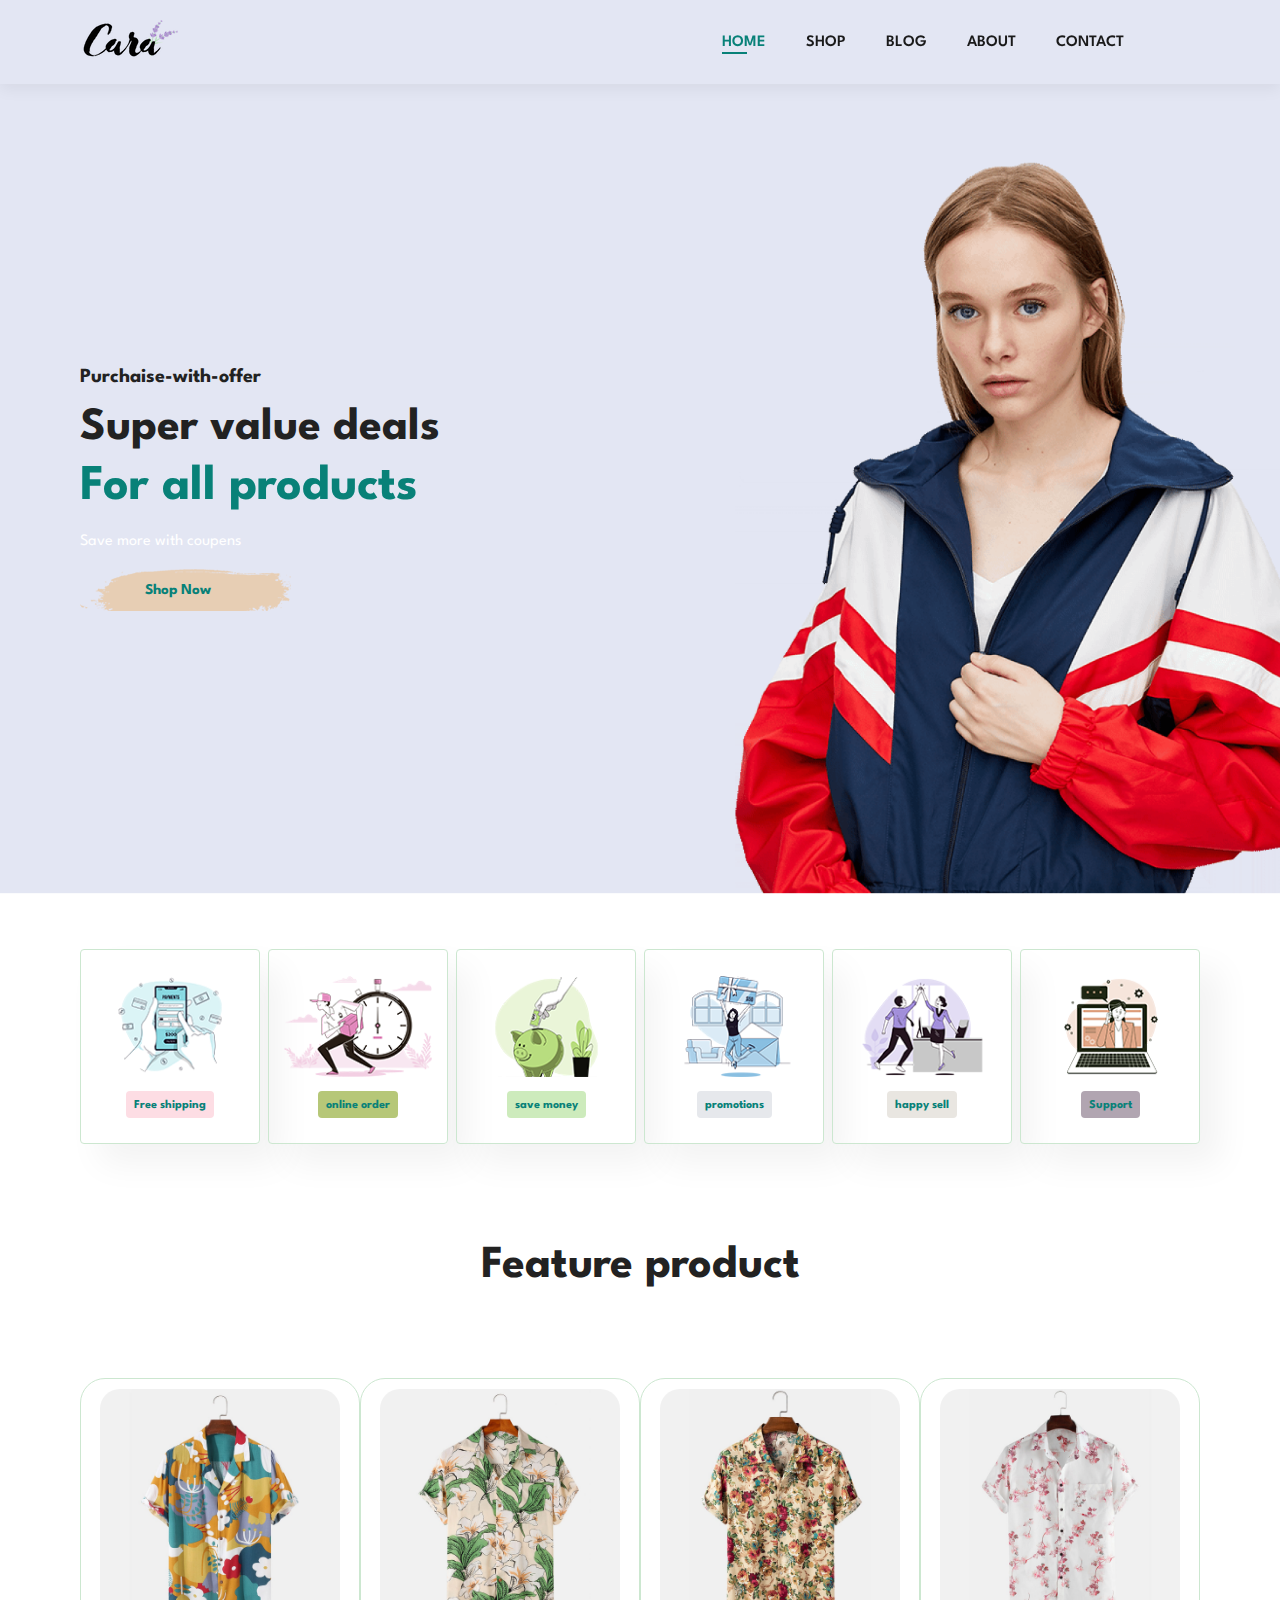
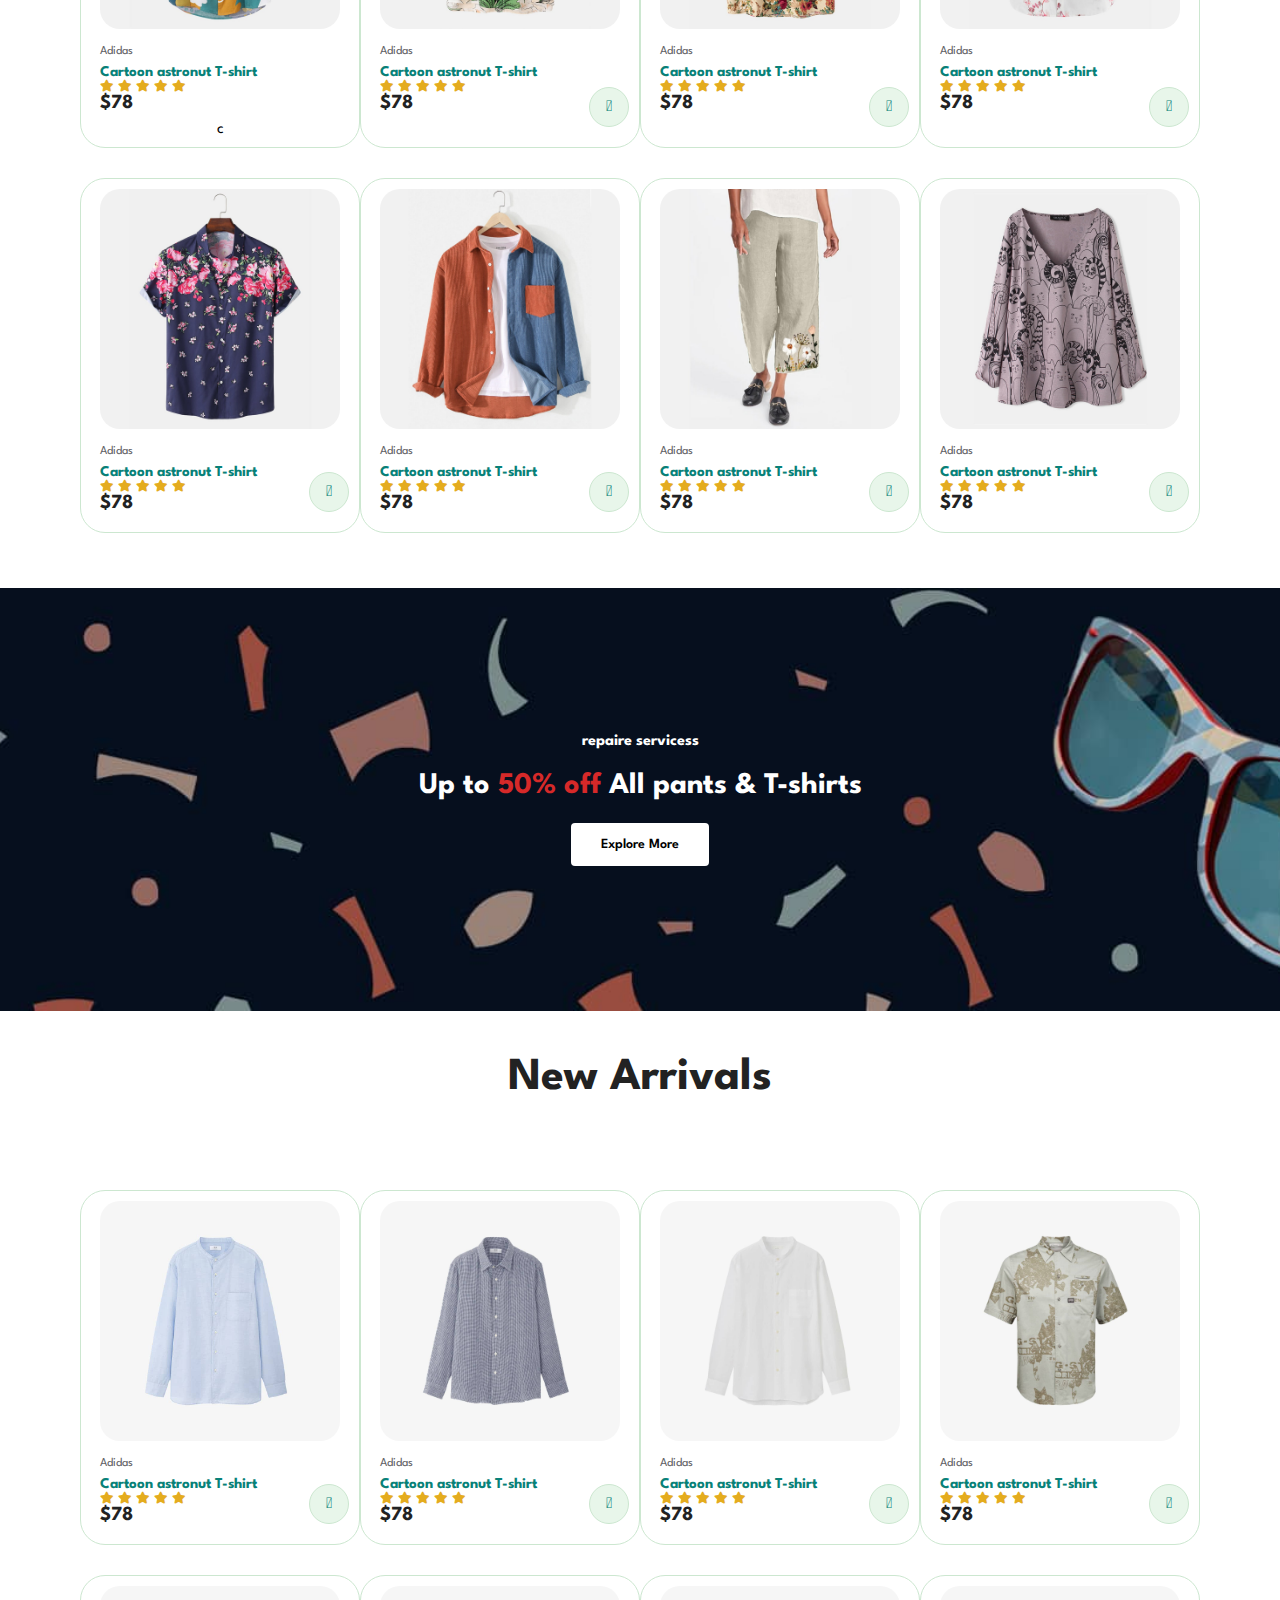
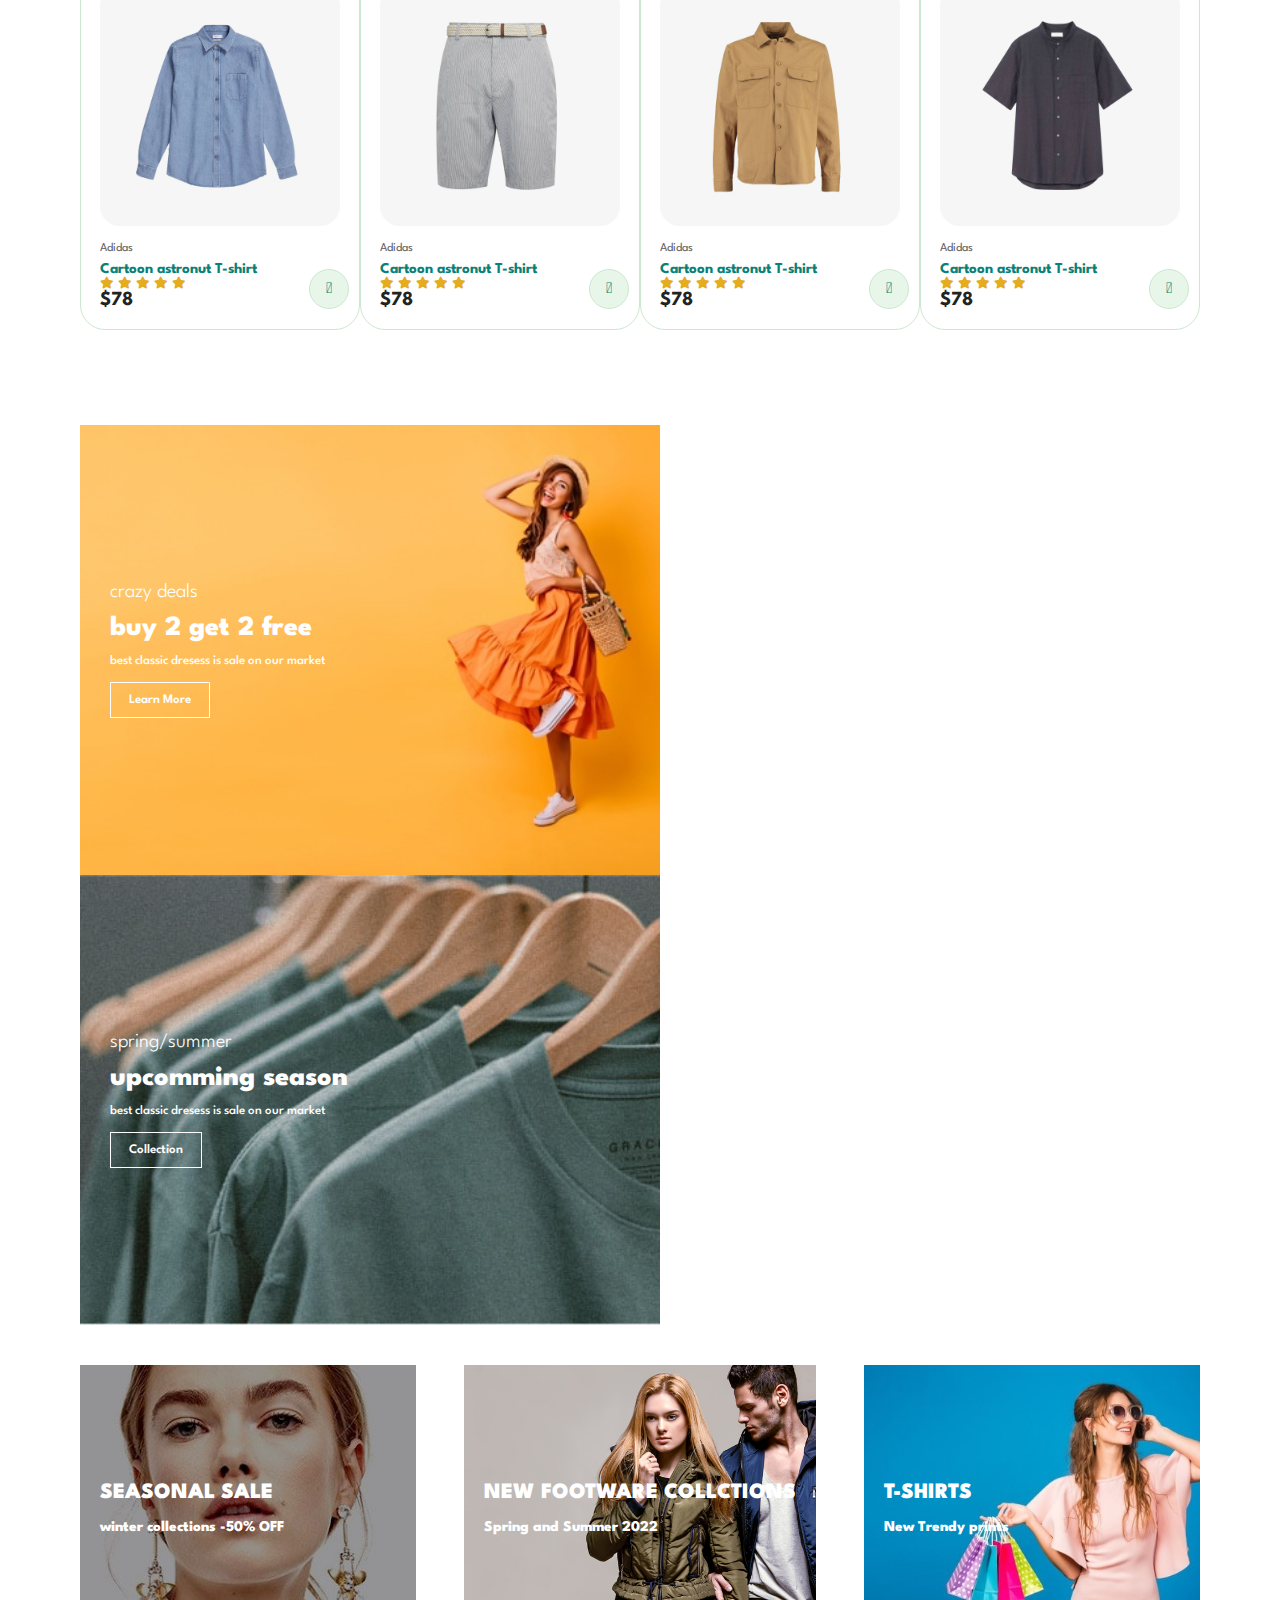
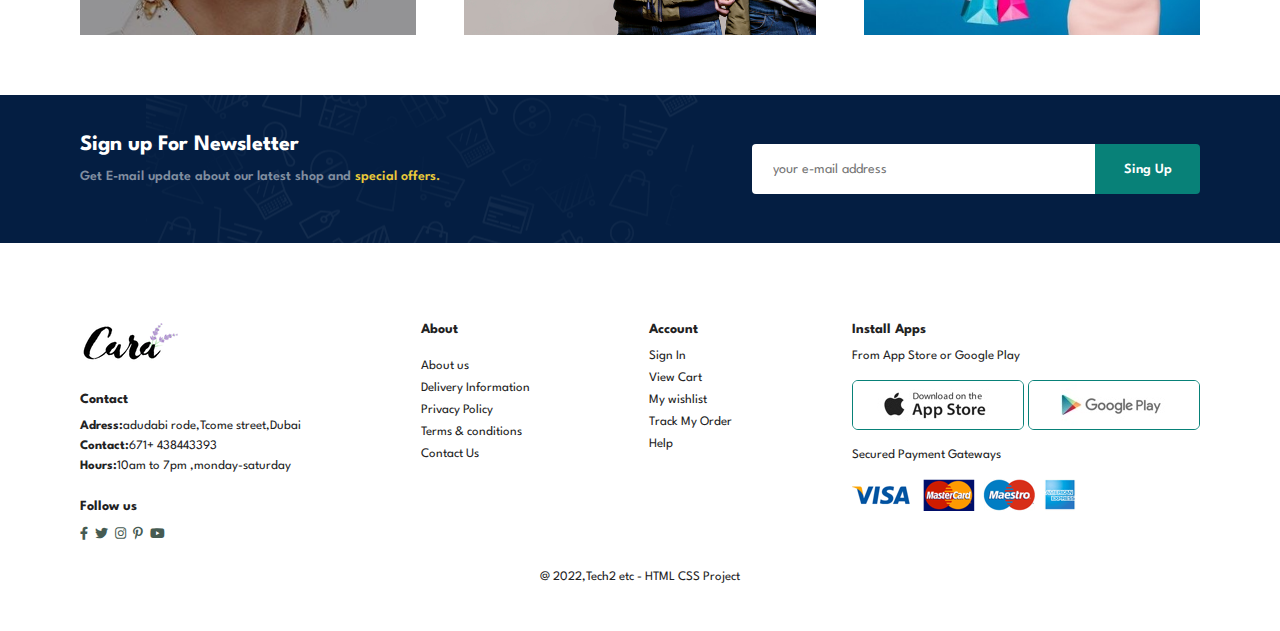
<file: index.html>
<!DOCTYPE html>
<html lang="en">
<head>
    <meta charset="UTF-8">
    <meta http-equiv="X-UA-Compatible" content="IE=edge">
    <meta name="viewport" content="width=device-width, initial-scale=1.0">
    <title>Ecommerce</title>
    <link rel="stylesheet" href="https://pro.fontawesome.com/releases/v5.10.0/css/all.css"/>
    <link rel="stylesheet" href="/CSS/SHOP.CSS">
</head>
<body>
    

    <section id="header">
        <a href="#"><img src="/img/logo.png" id="logo" alt=""></a>
        <div>
            <ul id="navbar">
                <li><a class="active" href="INDEX.HTML" >HOME</a></li>
                <li><a href="SHOP.HTML">SHOP</a></li>
                <li><a href="BLOG.HTML">BLOG</a></li>
                <li><a href="ABOUT.HTML">ABOUT</a></li>
                <li><a href="CONTACT.HTML">CONTACT</a></li>
                <li><a href="CART.HTML"><i class="far fa-shopping-bag"></i></a></li>
    
            </ul>
        </div>
        <div id="mobail">
            <a href="CART.HTML"><i class="far fa-shopping-bag"></i></a>
            <i id="bar" class="fas fa-outdent"></i>
            
        </div>    
        
            
    </section>

    <section id="hom_bg">
        <h4>Purchaise-with-offer</h4>
        <h2>Super value deals</h2>
        <h1>For all products</h1>
        <p>Save more with coupens</p>
        <button>Shop Now</button>
        
    </section>

    <section id="feture" class="section-p1">
        <div class="fd-box">
            <img src="/img/features/f1.png">
            <h6>Free shipping</h6>
        </div>
        <div class="fd-box">
            <img src="/img/features/f2.png">
            <h6>online order</h6>
        </div>
        <div class="fd-box">
            <img src="/img/features/f3.png">
            <h6>save money</h6>
        </div>
        <div class="fd-box">
            <img src="/img/features/f4.png">
            <h6>promotions</h6>
        </div>
        <div class="fd-box">
            <img src="/img/features/f5.png">
            <h6>happy sell</h6>
        </div>
        <div class="fd-box">
            <img src="/img/features/f6.png">
            <h6>Support</h6>
        </div>
    </section>

    <section id="product1" class="section-p1">
        <h2>Feature product</h2>
        <p>Summer collections </p>
        <div class="pro-container">
            <div class="pro">
                <img src="/img/products/f1.jpg">
                <div class="des">
                    <span>Adidas</span>
                    <h5>Cartoon astronut T-shirt</h5>
                    <div class="star">
                        <i class="fas fa-star"></i>
                        <i class="fas fa-star"></i>
                        <i class="fas fa-star"></i>
                        <i class="fas fa-star"></i>
                        <i class="fas fa-star"></i>
                    </div>
                    <h4>$78</h4>
                </div>
               c
            </div>
    

            <div class="pro">
                <img src="/img/products/f2.jpg">
                <div class="des">
                    <span>Adidas</span>
                    <h5>Cartoon astronut T-shirt</h5>
                    <div class="star">
                        <i class="fas fa-star"></i>
                        <i class="fas fa-star"></i>
                        <i class="fas fa-star"></i>
                        <i class="fas fa-star"></i>
                        <i class="fas fa-star"></i>
                    </div>
                    <h4>$78</h4>
                </div>
                <a href="#"><i class="fal fa-shopping-cart cart"></i>
            </div>

            <div class="pro">
                <img src="/img/products/f3.jpg">
                <div class="des">
                    <span>Adidas</span>
                    <h5>Cartoon astronut T-shirt</h5>
                    <div class="star">
                        <i class="fas fa-star"></i>
                        <i class="fas fa-star"></i>
                        <i class="fas fa-star"></i>
                        <i class="fas fa-star"></i>
                        <i class="fas fa-star"></i>
                    </div>
                    <h4>$78</h4>
                </div>
                <a href="#"><i class="fal fa-shopping-cart cart"></i>
            </div>
            <div class="pro">
                <img src="/img/products/f4.jpg">
                <div class="des">
                    <span>Adidas</span>
                    <h5>Cartoon astronut T-shirt</h5>
                    <div class="star">
                        <i class="fas fa-star"></i>
                        <i class="fas fa-star"></i>
                        <i class="fas fa-star"></i>
                        <i class="fas fa-star"></i>
                        <i class="fas fa-star"></i>
                    </div>
                    <h4>$78</h4>
                </div>
                <a href="#"><i class="fal fa-shopping-cart cart"></i>
            </div>
            <div class="pro">
                <img src="/img/products/f5.jpg">
                <div class="des">
                    <span>Adidas</span>
                    <h5>Cartoon astronut T-shirt</h5>
                    <div class="star">
                        <i class="fas fa-star"></i>
                        <i class="fas fa-star"></i>
                        <i class="fas fa-star"></i>
                        <i class="fas fa-star"></i>
                        <i class="fas fa-star"></i>
                    </div>
                    <h4>$78</h4>
                </div>
                <a href="#"><i class="fal fa-shopping-cart cart"></i>
            </div>
            <div class="pro">
                <img src="/img/products/f6.jpg">
                <div class="des">
                    <span>Adidas</span>
                    <h5>Cartoon astronut T-shirt</h5>
                    <div class="star">
                        <i class="fas fa-star"></i>
                        <i class="fas fa-star"></i>
                        <i class="fas fa-star"></i>
                        <i class="fas fa-star"></i>
                        <i class="fas fa-star"></i>
                    </div>
                    <h4>$78</h4>
                </div>
                <a href="#"><i class="fal fa-shopping-cart cart"></i>
            </div>
            <div class="pro">
                <img src="/img/products/f7.jpg">
                <div class="des">
                    <span>Adidas</span>
                    <h5>Cartoon astronut T-shirt</h5>
                    <div class="star">
                        <i class="fas fa-star"></i>
                        <i class="fas fa-star"></i>
                        <i class="fas fa-star"></i>
                        <i class="fas fa-star"></i>
                        <i class="fas fa-star"></i>
                    </div>
                    <h4>$78</h4>
                </div>
                <a href="#"><i class="fal fa-shopping-cart cart"></i>
            </div>
            <div class="pro">
                <img src="/img/products/f8.jpg">
                <div class="des">
                    <span>Adidas</span>
                    <h5>Cartoon astronut T-shirt</h5>
                    <div class="star">
                        <i class="fas fa-star"></i>
                        <i class="fas fa-star"></i>
                        <i class="fas fa-star"></i>
                        <i class="fas fa-star"></i>
                        <i class="fas fa-star"></i>
                    </div>
                    <h4>$78</h4>
                </div>
                <a href="#"><i class="fal fa-shopping-cart cart"></i>
            </div>
       
            
        </div>
    </section>

    <section id="banner" class="section-p1" >
        <h4>repaire servicess</h4>
        <h2>Up to <span>50% off</span> All pants & T-shirts</h2>
        <button class="normal">Explore More</button>
    </section>

    <section id="product1" class="section-p1">
        <h2>New Arrivals</h2>
        <p>Summer collections </p>
        <div class="pro-container">
            <div class="pro" >
                <img src="/img/products/n1.jpg">
                <div class="des">
                    <span>Adidas</span>
                    <h5>Cartoon astronut T-shirt</h5>
                    <div class="star">
                        <i class="fas fa-star"></i>
                        <i class="fas fa-star"></i>
                        <i class="fas fa-star"></i>
                        <i class="fas fa-star"></i>
                        <i class="fas fa-star"></i>
                    </div>
                    <h4>$78</h4>
                </div>
                <a href="#"><i class="fal fa-shopping-cart cart"></i>
            </div>
    

            <div class="pro">
                <img src="/img/products/n2.jpg">
                <div class="des">
                    <span>Adidas</span>
                    <h5>Cartoon astronut T-shirt</h5>
                    <div class="star">
                        <i class="fas fa-star"></i>
                        <i class="fas fa-star"></i>
                        <i class="fas fa-star"></i>
                        <i class="fas fa-star"></i>
                        <i class="fas fa-star"></i>
                    </div>
                    <h4>$78</h4>
                </div>
                <a href="#"><i class="fal fa-shopping-cart cart"></i>
            </div>

            <div class="pro">
                <img src="/img/products/n3.jpg">
                <div class="des">
                    <span>Adidas</span>
                    <h5>Cartoon astronut T-shirt</h5>
                    <div class="star">
                        <i class="fas fa-star"></i>
                        <i class="fas fa-star"></i>
                        <i class="fas fa-star"></i>
                        <i class="fas fa-star"></i>
                        <i class="fas fa-star"></i>
                    </div>
                    <h4>$78</h4>
                </div>
                <a href="#"><i class="fal fa-shopping-cart cart"></i>
            </div>
            <div class="pro">
                <img src="/img/products/n4.jpg">
                <div class="des">
                    <span>Adidas</span>
                    <h5>Cartoon astronut T-shirt</h5>
                    <div class="star">
                        <i class="fas fa-star"></i>
                        <i class="fas fa-star"></i>
                        <i class="fas fa-star"></i>
                        <i class="fas fa-star"></i>
                        <i class="fas fa-star"></i>
                    </div>
                    <h4>$78</h4>
                </div>
                <a href="#"><i class="fal fa-shopping-cart cart"></i>
            </div>
            <div class="pro">
                <img src="/img/products/n5.jpg">
                <div class="des">
                    <span>Adidas</span>
                    <h5>Cartoon astronut T-shirt</h5>
                    <div class="star">
                        <i class="fas fa-star"></i>
                        <i class="fas fa-star"></i>
                        <i class="fas fa-star"></i>
                        <i class="fas fa-star"></i>
                        <i class="fas fa-star"></i>
                    </div>
                    <h4>$78</h4>
                </div>
                <a href="#"><i class="fal fa-shopping-cart cart"></i>
            </div>
            <div class="pro">
                <img src="/img/products/n6.jpg">
                <div class="des">
                    <span>Adidas</span>
                    <h5>Cartoon astronut T-shirt</h5>
                    <div class="star">
                        <i class="fas fa-star"></i>
                        <i class="fas fa-star"></i>
                        <i class="fas fa-star"></i>
                        <i class="fas fa-star"></i>
                        <i class="fas fa-star"></i>
                    </div>
                    <h4>$78</h4>
                </div>
                <a href="#"><i class="fal fa-shopping-cart cart"></i>
            </div>
            <div class="pro">
                <img src="/img/products/n7.jpg">
                <div class="des">
                    <span>Adidas</span>
                    <h5>Cartoon astronut T-shirt</h5>
                    <div class="star">
                        <i class="fas fa-star"></i>
                        <i class="fas fa-star"></i>
                        <i class="fas fa-star"></i>
                        <i class="fas fa-star"></i>
                        <i class="fas fa-star"></i>
                    </div>
                    <h4>$78</h4>
                </div>
                <a href="#"><i class="fal fa-shopping-cart cart"></i>
            </div>
            <div class="pro">
                <img src="/img/products/n8.jpg">
                <div class="des">
                    <span>Adidas</span>
                    <h5>Cartoon astronut T-shirt</h5>
                    <div class="star">
                        <i class="fas fa-star"></i>
                        <i class="fas fa-star"></i>
                        <i class="fas fa-star"></i>
                        <i class="fas fa-star"></i>
                        <i class="fas fa-star"></i>
                    </div>
                    <h4>$78</h4>
                </div>
                <a href="#"><i class="fal fa-shopping-cart cart"></i>
            </div>
       
            
        </div>
    </section>

    <section id="sm-banner" class="section-p1">
        <div class="banner-box">
            <h4>crazy deals</h4>
            <h2>buy 2 get 2 free</h2>
            <span>best classic dresess is sale on our market </span>
            <button class="transperent">Learn More</button>
        </div>
        <div class="banner-box box-2">
            <h4>spring/summer</h4>
            <h2>upcomming season</h2>
            <span>best classic dresess is sale on our market </span>
            <button class="transperent">Collection</button>
        </div>
    </section>

    <section id="banner-3">
        <div class="banner-box  ">
            
            <h2>SEASONAL SALE</h2>
            <h3>winter collections -50% OFF</h3>
            
        </div>
        <div class="banner-box box-3-2">
            
            <h2>NEW FOOTWARE COLLCTIONS</h2>
            <h3>Spring and Summer 2022</h3>
            
        </div>
        <div class="banner-box box-3-3">
            
            <h2>T-SHIRTS</h2>
            <h3>New Trendy prints</h3>
            
        </div>

    </section>

    <section id="news" class="section-p1 section-m1">
        <div id="news-text">
            <h4>Sign up For Newsletter</h4>
            <p>Get E-mail update about our latest shop and <span>special offers.</span></p>
        </div>
        <div class="form">
            <input type="text" placeholder="your e-mail address">
            <button class="normal">Sing Up</button>
        </div>
    </section>

    <footer class="section-p1">
        <div class="col">
            <img class="logo" src="/img/logo.png">
            <h4>Contact</h4>
            <p><strong>Adress:</strong>adudabi rode,Tcome street,Dubai</p>
            <p><strong>Contact:</strong>671+ 438443393</p>
            <p><strong>Hours:</strong>10am to 7pm ,monday-saturday</p>
            <div class="follow">
                <h4>Follow us</h4>
                <div class="icon">
                    <i class="fab fa-facebook-f"></i>
                    <i class="fab fa-twitter"></i>
                    <i class="fab fa-instagram"></i>
                    <i class="fab fa-pinterest-p"></i>
                    <i class="fab fa-youtube"></i>

                </div>
            </div>
       </div>
                <div class="col">
                    <h4>About</h4>
                    <a href="#">About us</a>
                    <a href="#">Delivery Information</a>
                    <a href="#">Privacy Policy</a>
                    <a href="#">Terms & conditions</a>
                    <a href="#">Contact Us</a>
                </div>
                <div class="col">
                    <h4>Account</h4>
                    <a href="#">Sign In</a>
                    <a href="#">View Cart</a>
                    <a href="#">My wishlist</a>
                    <a href="#">Track My Order</a>
                    <a href="#">Help</a>
                </div>
                <div class="col apps">
                    <h4>Install Apps</h4>
                    <p>From App Store or Google Play</p>
                    <div class="row">
                        <img src="/img/pay/app.jpg" alt="">
                        <img src="/img/pay/play.jpg">
                    </div>
                    <p>Secured Payment Gateways</p>
                    <img src="/img/pay/pay.png">

                </div>
                 <div class="copyright">
                     <p>@ 2022,Tech2 etc - HTML CSS Project</p>
                 </div>
    </footer>












    <script src="/JS/SHOP.JS"></script>
</body>
</html>
</file>
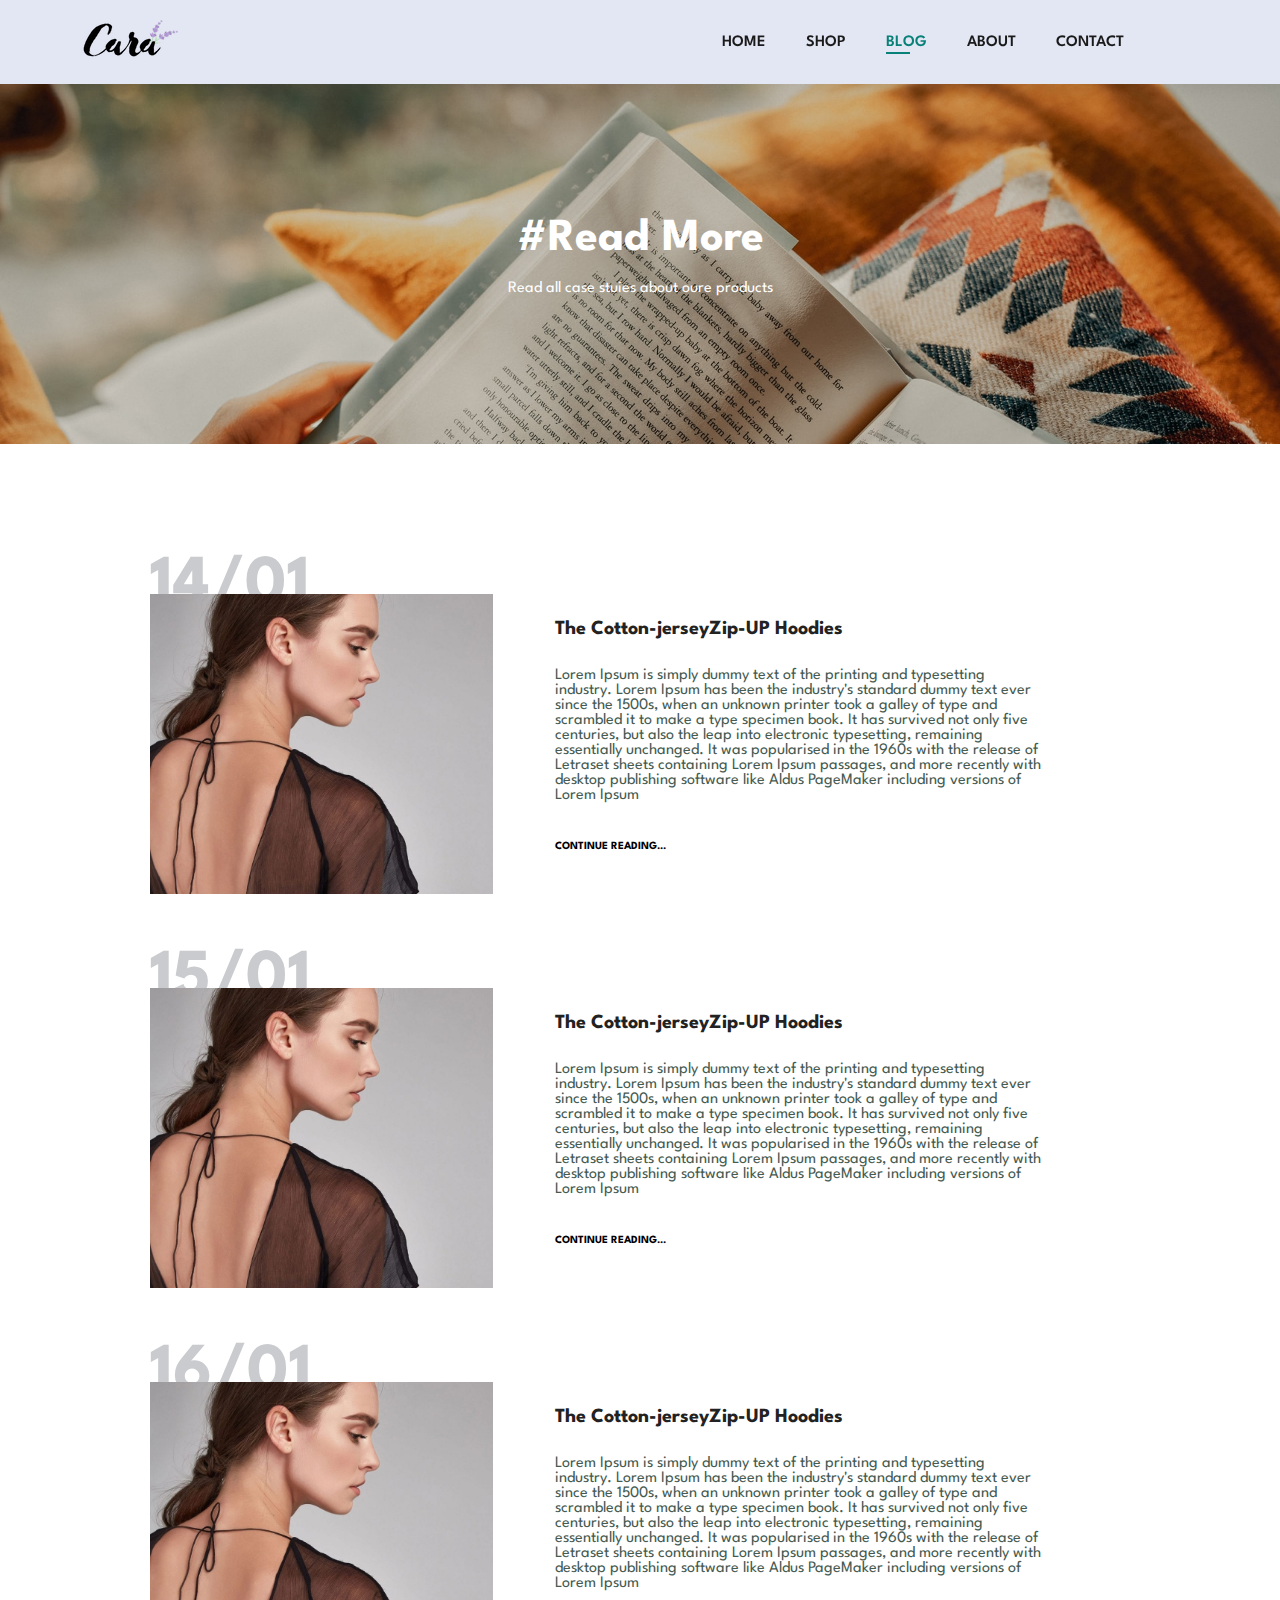
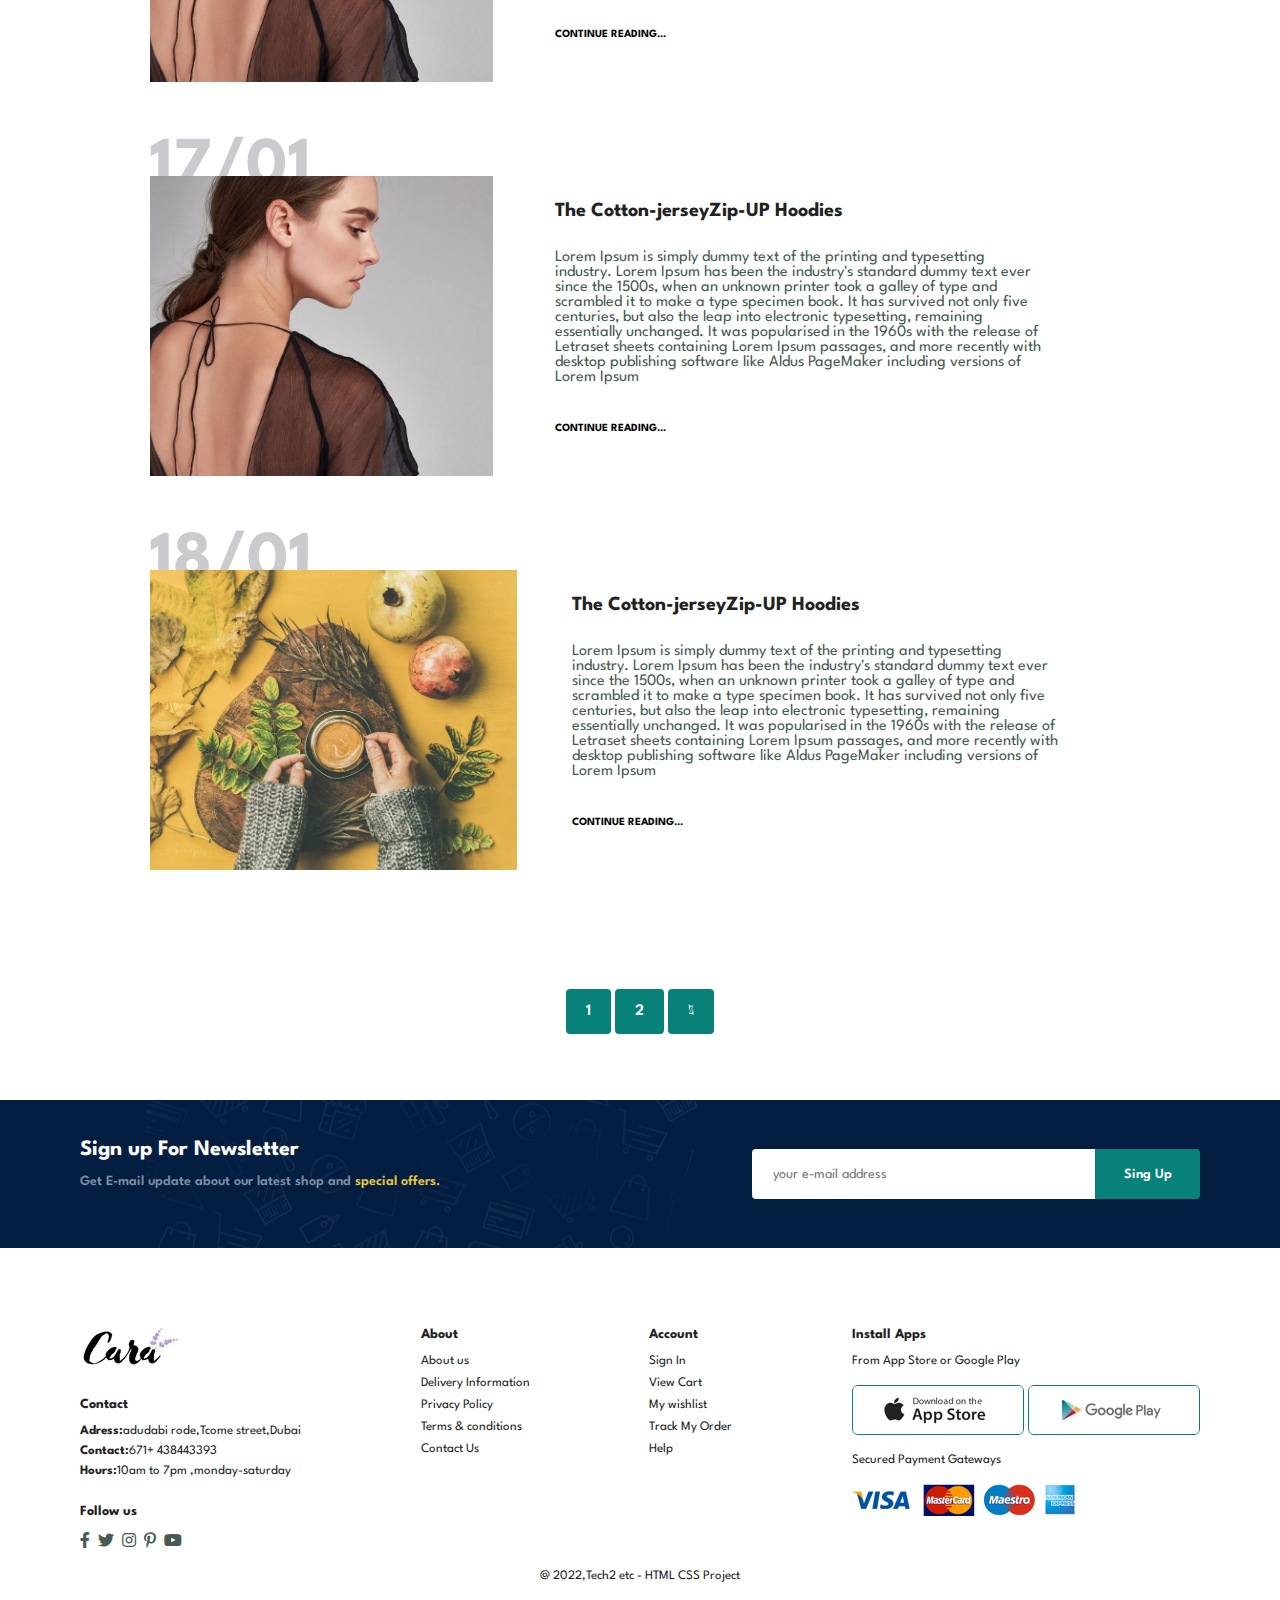
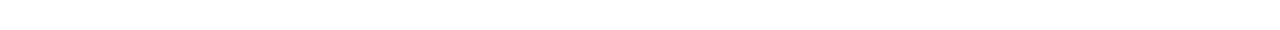
<file: BLOG.HTML>
<!DOCTYPE html>
<html lang="en">
<head>
    <meta charset="UTF-8">
    <meta http-equiv="X-UA-Compatible" content="IE=edge">
    <meta name="viewport" content="width=device-width, initial-scale=1.0">
    <title>Ecommerce</title>
    <link rel="stylesheet" href="https://pro.fontawesome.com/releases/v5.10.0/css/all.css"/>
    <link rel="stylesheet" href="/CSS/SHOP.CSS">
</head>
<body>
    

    <section id="header">
        <a href="#"><img src="/img/logo.png" id="logo" alt=""></a>
        <div>
            <ul id="navbar">
                <li><a href="INDEX.HTML">HOME</a></li>
                <li><a  href="SHOP.HTML">SHOP</a></li>
                <li><a class="active" href="BLOG.HTML">BLOG</a></li>
                <li><a href="ABOUT.HTML">ABOUT</a></li>
                <li><a href="CONTACT.HTML">CONTACT</a></li>
                <li><a href="CART.HTML"><i class="far fa-shopping-bag"></i></a></li>
    
            </ul>
        </div>
        <div id="mobail">
            <a href="CART.HTML"><i class="far fa-shopping-bag"></i></a>
            <i id="bar" class="fas fa-outdent"></i>
            
        </div>    
        
            
    </section>

    <section id="shop_bg" class="blog-header">
        
        <h2>#Read More</h2>
        
        <p>Read all case stuies about oure products</p>
        
        
    </section>

    <section id="blog">
        <div class="blog-box">
            <div class="bolg-img">
                <img src="/img/blog/b1.jpg">
            </div>
            <div class="blog-text">
                <h4>The Cotton-jerseyZip-UP Hoodies</h4>
                <br>
                <p>Lorem Ipsum is simply dummy text of the printing and typesetting industry. Lorem Ipsum has been the industry's 
                    standard dummy text ever since the 1500s, when an unknown printer took a galley of type and scrambled it to make a type specimen book. 
                    It has survived not only five centuries, but also the leap into electronic typesetting, remaining essentially unchanged. It was popularised in
                     the 1960s with the release of Letraset sheets containing Lorem Ipsum passages, and more recently with
                     desktop publishing software like Aldus PageMaker including versions of Lorem Ipsum
                <p>
                    <br>
                <a href="#">CONTINUE READING...</a>
            </div>
            <H1>14/01</H1>
        </div>
        <div class="blog-box">
            <div class="bolg-img">
                <img src="/img/blog/b1.jpg">
            </div>
            <div class="blog-text">
                <h4>The Cotton-jerseyZip-UP Hoodies</h4>
                <br>
                <p>Lorem Ipsum is simply dummy text of the printing and typesetting industry. Lorem Ipsum has been the industry's 
                    standard dummy text ever since the 1500s, when an unknown printer took a galley of type and scrambled it to make a type specimen book. 
                    It has survived not only five centuries, but also the leap into electronic typesetting, remaining essentially unchanged. It was popularised in
                     the 1960s with the release of Letraset sheets containing Lorem Ipsum passages, and more recently with
                     desktop publishing software like Aldus PageMaker including versions of Lorem Ipsum
                <p>
                    <br>
                <a href="#">CONTINUE READING...</a>
            </div>
            <H1>15/01</H1>
        </div>
        <div class="blog-box">
            <div class="bolg-img">
                <img src="/img/blog/b1.jpg">
            </div>
            <div class="blog-text">
                <h4>The Cotton-jerseyZip-UP Hoodies</h4>
                <br>
                <p>Lorem Ipsum is simply dummy text of the printing and typesetting industry. Lorem Ipsum has been the industry's 
                    standard dummy text ever since the 1500s, when an unknown printer took a galley of type and scrambled it to make a type specimen book. 
                    It has survived not only five centuries, but also the leap into electronic typesetting, remaining essentially unchanged. It was popularised in
                     the 1960s with the release of Letraset sheets containing Lorem Ipsum passages, and more recently with
                     desktop publishing software like Aldus PageMaker including versions of Lorem Ipsum
                <p>
                    <br>
                <a href="#">CONTINUE READING...</a>
            </div>
            <H1>16/01</H1>
        </div>
        <div class="blog-box">
            <div class="bolg-img">
                <img src="/img/blog/b1.jpg">
            </div>
            <div class="blog-text">
                <h4>The Cotton-jerseyZip-UP Hoodies</h4>
                <br>
                <p>Lorem Ipsum is simply dummy text of the printing and typesetting industry. Lorem Ipsum has been the industry's 
                    standard dummy text ever since the 1500s, when an unknown printer took a galley of type and scrambled it to make a type specimen book. 
                    It has survived not only five centuries, but also the leap into electronic typesetting, remaining essentially unchanged. It was popularised in
                     the 1960s with the release of Letraset sheets containing Lorem Ipsum passages, and more recently with
                     desktop publishing software like Aldus PageMaker including versions of Lorem Ipsum
                <p>
                    <br>
                <a href="#">CONTINUE READING...</a>
            </div>
            <H1>17/01</H1>
        </div>
        <div class="blog-box">
            <div class="bolg-img">
                <img src="/img/blog/b6.jpg">
            </div>
            <div class="blog-text">
                <h4>The Cotton-jerseyZip-UP Hoodies</h4>
                <br>
                <p>Lorem Ipsum is simply dummy text of the printing and typesetting industry. Lorem Ipsum has been the industry's 
                    standard dummy text ever since the 1500s, when an unknown printer took a galley of type and scrambled it to make a type specimen book. 
                    It has survived not only five centuries, but also the leap into electronic typesetting, remaining essentially unchanged. It was popularised in
                     the 1960s with the release of Letraset sheets containing Lorem Ipsum passages, and more recently with
                     desktop publishing software like Aldus PageMaker including versions of Lorem Ipsum
                <p>
                    <br>
                <a href="#">CONTINUE READING...</a>
            </div>
            <H1>18/01</H1>
        </div>
    </section>


    <section id="pagination" class="section-p1">
        <a href="#">1</a>
        <a href="#">2</a>
        <a href="#"><i class="fal fa-long-arrow-alt-right"></i></a>
    </section>

    <section id="news" class="section-p1 section-m1">
        <div id="news-text">
            <h4>Sign up For Newsletter</h4>
            <p>Get E-mail update about our latest shop and <span>special offers.</span></p>
        </div>
        <div class="form">
            <input type="text" placeholder="your e-mail address">
            <button class="normal">Sing Up</button>
        </div>
    </section>

    <footer class="section-p1">
        <div class="col">
            <img class="logo" src="/img/logo.png">
            <h4>Contact</h4>
            <p><strong>Adress:</strong>adudabi rode,Tcome street,Dubai</p>
            <p><strong>Contact:</strong>671+ 438443393</p>
            <p><strong>Hours:</strong>10am to 7pm ,monday-saturday</p>
            <div class="follow">
                <h4>Follow us</h4>
                <div class="icon">
                    <i class="fab fa-facebook-f"></i>
                    <i class="fab fa-twitter"></i>
                    <i class="fab fa-instagram"></i>
                    <i class="fab fa-pinterest-p"></i>
                    <i class="fab fa-youtube"></i>

                </div>
            </div>
       </div>
                <div class="col">
                    <h4>About</h4>
                    <a href="#">About us</a>
                    <a href="#">Delivery Information</a>
                    <a href="#">Privacy Policy</a>
                    <a href="#">Terms & conditions</a>
                    <a href="#">Contact Us</a>
                </div>
                <div class="col">
                    <h4>Account</h4>
                    <a href="#">Sign In</a>
                    <a href="#">View Cart</a>
                    <a href="#">My wishlist</a>
                    <a href="#">Track My Order</a>
                    <a href="#">Help</a>
                </div>
                <div class="col apps">
                    <h4>Install Apps</h4>
                    <p>From App Store or Google Play</p>
                    <div class="row">
                        <img src="/img/pay/app.jpg" alt="">
                        <img src="/img/pay/play.jpg">
                    </div>
                    <p>Secured Payment Gateways</p>
                    <img src="/img/pay/pay.png">

                </div>
                 <div class="copyright">
                     <p>@ 2022,Tech2 etc - HTML CSS Project</p>
                 </div>
    </footer>












    <script src="/JS/SHOP.JS"></script>
</body>
</html>
</file>
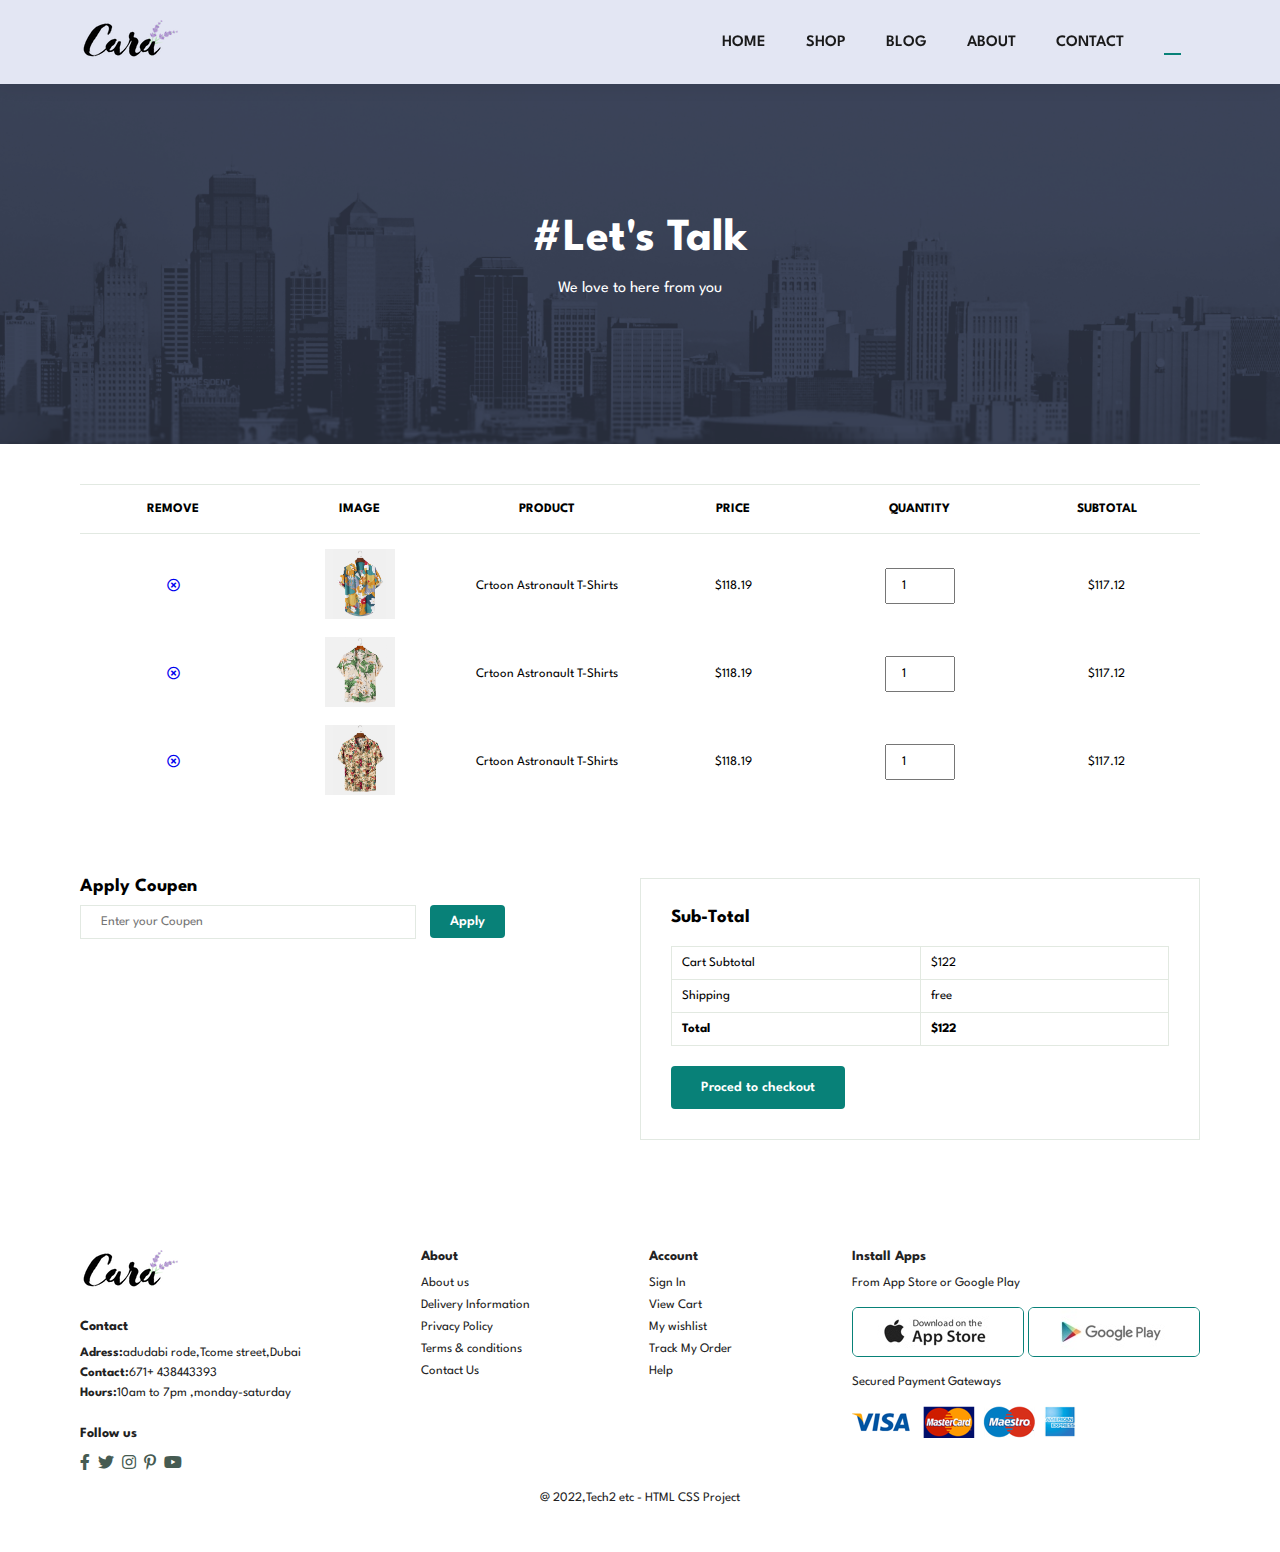
<file: CART.HTML>
<!DOCTYPE html>
<html lang="en">
<head>
    <meta charset="UTF-8">
    <meta http-equiv="X-UA-Compatible" content="IE=edge">
    <meta name="viewport" content="width=device-width, initial-scale=1.0">
    <title>Ecommerce</title>
    <link rel="stylesheet" href="https://pro.fontawesome.com/releases/v5.10.0/css/all.css"/>
    <link rel="stylesheet" href="/CSS/SHOP.CSS">
</head>
<body>
    

    <section id="header">
        <a href="#"><img src="/img/logo.png" id="logo" alt=""></a>
        <div>
            <ul id="navbar">
                <li><a href="INDEX.HTML">HOME</a></li>
                <li><a  href="SHOP.HTML">SHOP</a></li>
                <li><a  href="BLOG.HTML">BLOG</a></li>
                <li><a  href="ABOUT.HTML">ABOUT</a></li>
                <li><a  href="CONTACT.HTML">CONTACT</a></li>
                <li><a class="active" href="CART.HTML"><i class="far fa-shopping-bag"></i></a></li>
    
            </ul>
        </div>
        <div id="mobail">
            <a href="CART.HTML"><i class="far fa-shopping-bag"></i></a>
            <i id="bar" class="fas fa-outdent"></i>
            
        </div>    
        
            
    </section>

    <section id="shop_bg" class="about-header">
        
        <h2>#Let's Talk</h2>
        
        <p>We love to here from you</p>
        
        
    </section>

     <section id="cart" class="section-p1">
         <table width="100%">
             <thead>
                <tr>
                    <td>Remove</td>
                    <td>Image</td>
                    <td>Product</td>
                    <td>Price</td>
                    <td>Quantity</td>
                    <td>Subtotal</td>
                </tr>
             </thead>
             <tbody>
                 <tr>
                    <td><a href="#"><i class="far fa-times-circle"></i></a></td>
                    <td><img src="img/products/f1.jpg"></td>
                    <td>Crtoon Astronault T-Shirts</td>
                    <td>$118.19</td>
                    <td><input type="number" value="1"></td>
                    <td>$117.12</td>
                 </tr>
                 <tr>
                    <td><a href="#"><i class="far fa-times-circle"></i></a></td>
                    <td><img src="img/products/f2.jpg"></td>
                    <td>Crtoon Astronault T-Shirts</td>
                    <td>$118.19</td>
                    <td><input type="number" value="1"></td>
                    <td>$117.12</td>
                 </tr>
                 <tr>
                    <td><a href="#"><i class="far fa-times-circle"></i></a></td>
                    <td><img src="img/products/f3.jpg"></td>
                    <td>Crtoon Astronault T-Shirts</td>
                    <td>$118.19</td>
                    <td><input type="number" value="1"></td>
                    <td>$117.12</td>
                 </tr>
             </tbody>
           
         </table>
     </section>

     <section id="add-cart" class="section-p1">
         <div id="coupen">
             <h3>Apply Coupen</h3>
             <div>
                 <input type="text" placeholder="Enter your Coupen">
                 <button type="submit" class="normal">Apply</button>
             </div>
         </div>
         <div id="subtotal">
             <h3>Sub-Total</h3>
             <table>
                 <tr>
                     <td>Cart Subtotal</td>
                     <td>$122</td>
                 </tr>
                 <tr>
                    <td>Shipping</td>
                    <td>free</td>
                </tr>
                <tr>
                    <td><strong>Total</strong></td>
                    <td><strong>$122</strong></td>
                </tr>
             </table>
             <button class="normal">Proced to checkout</button>
         </div>
     </section>

    <footer class="section-p1">
        <div class="col">
            <img class="logo" src="/img/logo.png">
            <h4>Contact</h4>
            <p><strong>Adress:</strong>adudabi rode,Tcome street,Dubai</p>
            <p><strong>Contact:</strong>671+ 438443393</p>
            <p><strong>Hours:</strong>10am to 7pm ,monday-saturday</p>
            <div class="follow">
                <h4>Follow us</h4>
                <div class="icon">
                    <i class="fab fa-facebook-f"></i>
                    <i class="fab fa-twitter"></i>
                    <i class="fab fa-instagram"></i>
                    <i class="fab fa-pinterest-p"></i>
                    <i class="fab fa-youtube"></i>

                </div>
            </div>
       </div>
                <div class="col">
                    <h4>About</h4>
                    <a href="#">About us</a>
                    <a href="#">Delivery Information</a>
                    <a href="#">Privacy Policy</a>
                    <a href="#">Terms & conditions</a>
                    <a href="#">Contact Us</a>
                </div>
                <div class="col">
                    <h4>Account</h4>
                    <a href="#">Sign In</a>
                    <a href="#">View Cart</a>
                    <a href="#">My wishlist</a>
                    <a href="#">Track My Order</a>
                    <a href="#">Help</a>
                </div>
                <div class="col apps">
                    <h4>Install Apps</h4>
                    <p>From App Store or Google Play</p>
                    <div class="row">
                        <img src="/img/pay/app.jpg" alt="">
                        <img src="/img/pay/play.jpg">
                    </div>
                    <p>Secured Payment Gateways</p>
                    <img src="/img/pay/pay.png">

                </div>
                 <div class="copyright">
                     <p>@ 2022,Tech2 etc - HTML CSS Project</p>
                 </div>
    </footer>












    <script src="/JS/SHOP.JS"></script>
</body>
</html>
</file>
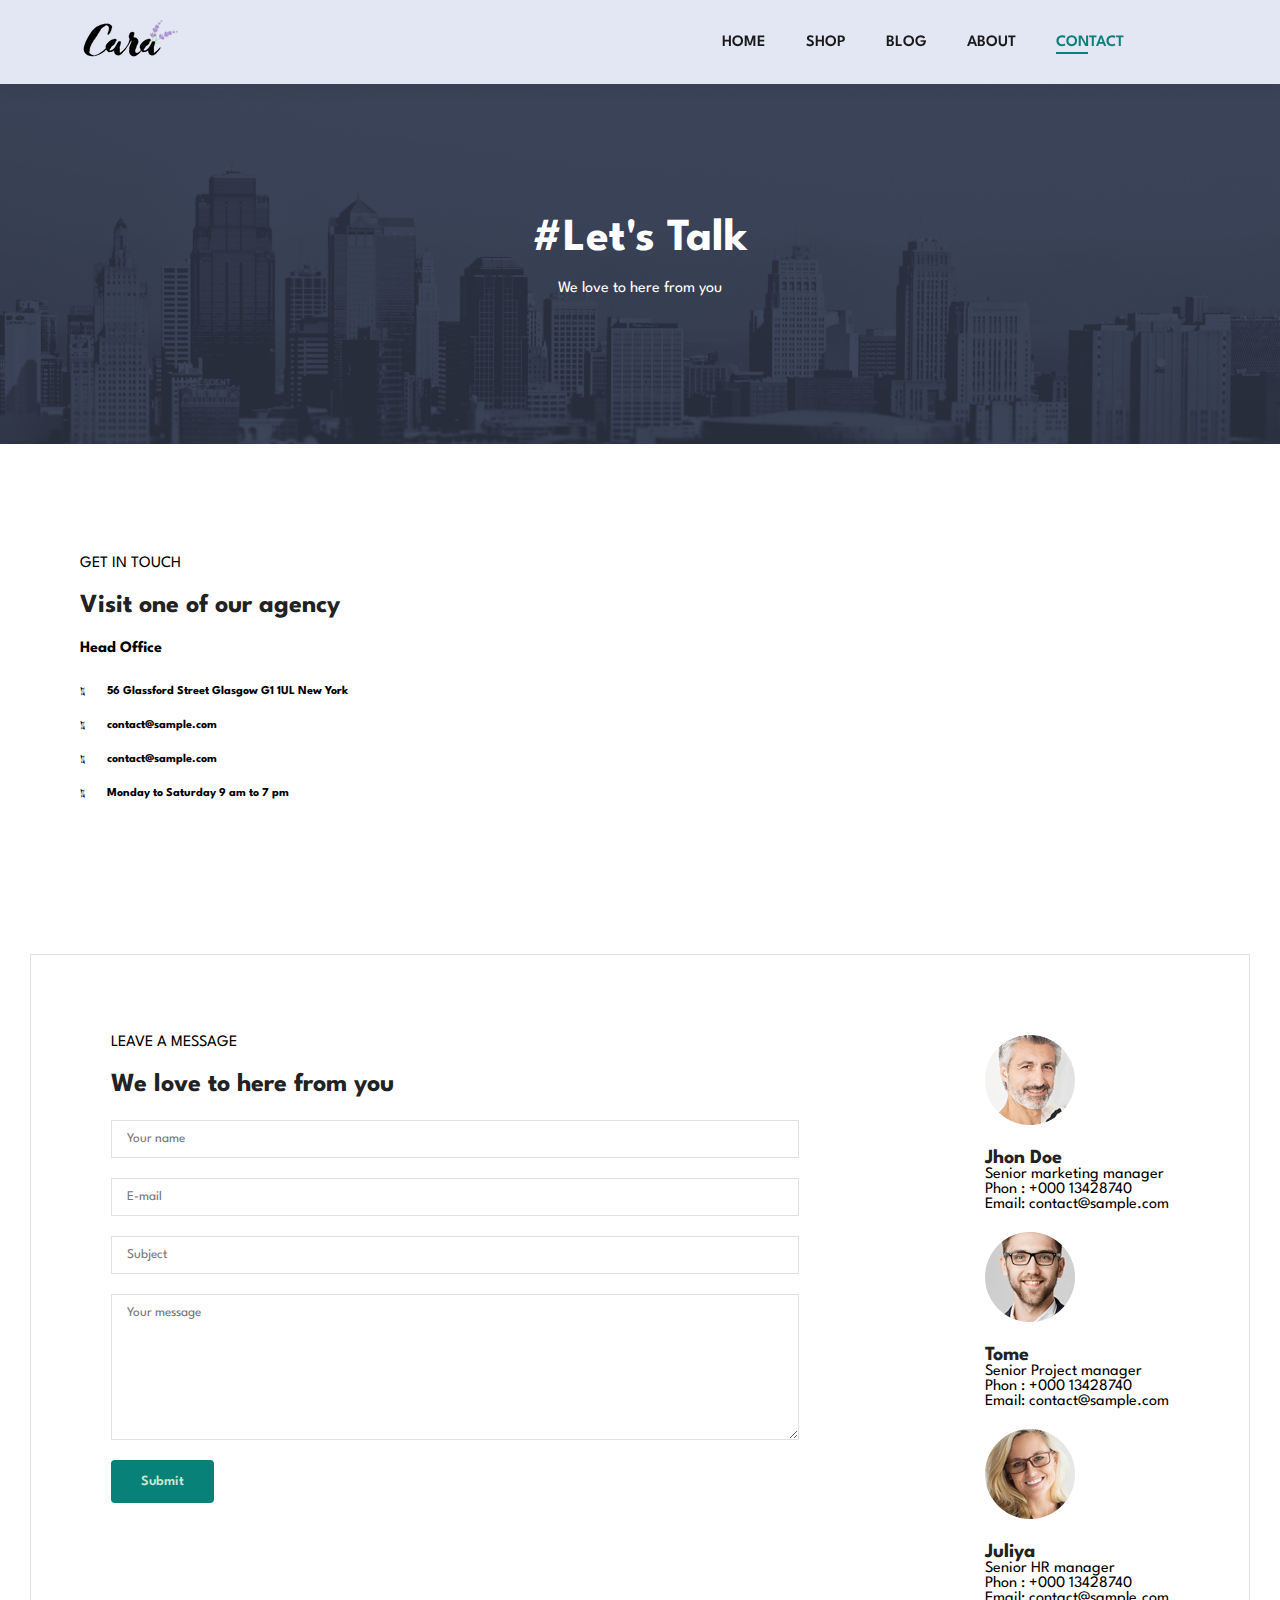
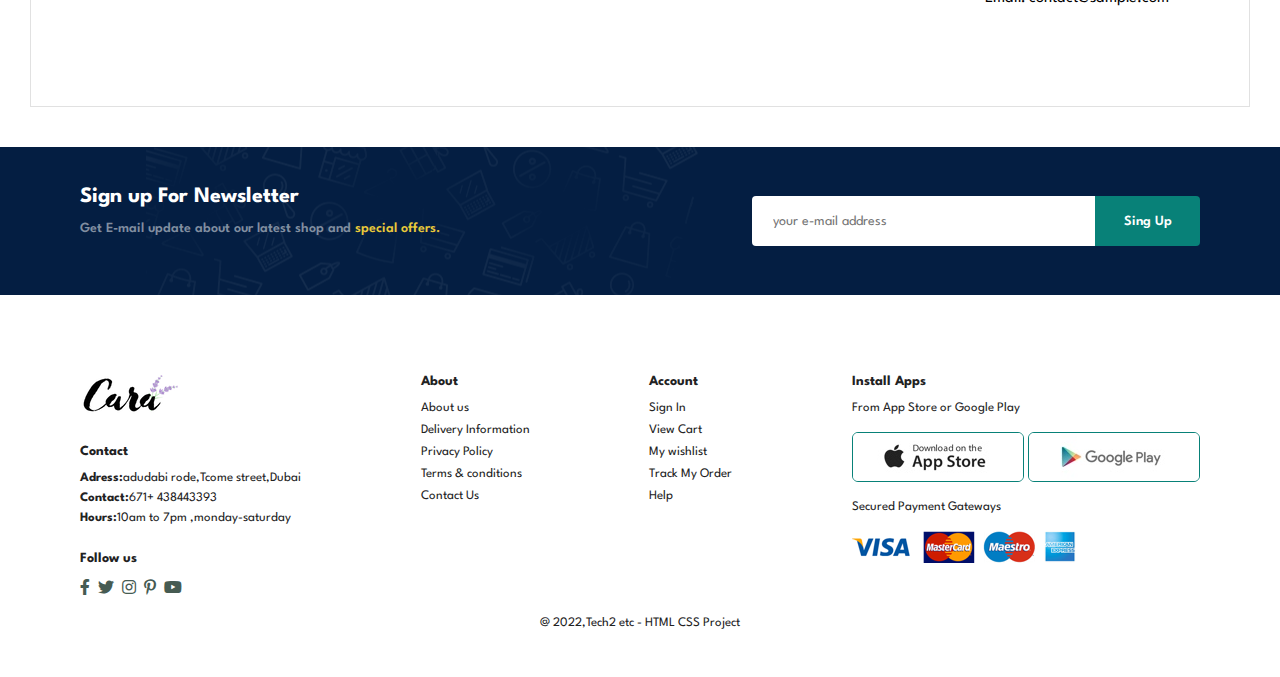
<file: CONTACT.HTML>
<!DOCTYPE html>
<html lang="en">
<head>
    <meta charset="UTF-8">
    <meta http-equiv="X-UA-Compatible" content="IE=edge">
    <meta name="viewport" content="width=device-width, initial-scale=1.0">
    <title>Ecommerce</title>
    <link rel="stylesheet" href="https://pro.fontawesome.com/releases/v5.10.0/css/all.css"/>
    <link rel="stylesheet" href="/CSS/SHOP.CSS">
</head>
<body>
    

    <section id="header">
        <a href="#"><img src="/img/logo.png" id="logo" alt=""></a>
        <div>
            <ul id="navbar">
                <li><a href="INDEX.HTML">HOME</a></li>
                <li><a  href="SHOP.HTML">SHOP</a></li>
                <li><a  href="BLOG.HTML">BLOG</a></li>
                <li><a  href="ABOUT.HTML">ABOUT</a></li>
                <li><a class="active" href="CONTACT.HTML">CONTACT</a></li>
                <li><a href="CART.HTML"><i class="far fa-shopping-bag"></i></a></li>
    
            </ul>
        </div>
        <div id="mobail">
            <a href="CART.HTML"><i class="far fa-shopping-bag"></i></a>
            <i id="bar" class="fas fa-outdent"></i>
            
        </div>    
        
            
    </section>

    <section id="shop_bg" class="about-header">
        
        <h2>#Let's Talk</h2>
        
        <p>We love to here from you</p>
        
        
    </section>

    <section id="contact-details" class="section-p1">
        <div class="details">
            <span>GET IN TOUCH</span>
            <h2>Visit one of our agency</h2>
            <h3><Header>Head Office</Header></h3>
            <div>
                <li>
                    <i class="fal fa-map"></i>
                    <h6>56 Glassford Street Glasgow G1 1UL New York</h6>
                </li>
                <li>
                    <i class="fal fa-envelope"></i>
                    <h6>contact@sample.com</h6>
                </li>
                <li>
                    <i class="fal fa-phone-alt"></i>
                    <h6>contact@sample.com</h6>
                </li>
                <li>
                    <i class="fal fa-clock"></i>
                    <h6>Monday to Saturday 9 am to 7 pm</h6>
                </li>
            </div>
        </div>
        <div class="map">
            <iframe src="https://www.google.com/maps/embed?pb=!1m18!1m12!1m3!1d462560.
            3011825634!2d54.94728643259635!3d25.076381472192086!2m3!
            1f0!2f0!3f0!3m2!1i1024!2i768!4f13.1!3m3!1m2!1s0x3e5f
            43496ad9c645%3A0xbde66e5084295162!2sDubai%20-%20United%20Arab%20Emirates!5e
            0!3m2!1sen!2sin!4v1650960722935!5m2!1sen!2sin" width="600" height="450"
             style="border:0;" allowfullscreen="" loading="lazy" referrerpolicy="no-referrer-when-downgrade"></iframe>
        </div>
    </section>

    <section id="form-details">
        <form action="">
            <span>LEAVE A MESSAGE</span>
            <h2>We love to here from you</h2>
            <input type="text" placeholder="Your name">
            <input type="text" placeholder="E-mail">
            <input type="text" placeholder="Subject">
            <textarea name="" id="" cols="30" rows="10" placeholder="Your message"></textarea>
            <button class="normal" type="submit">Submit</button>
        </form>
        <div class="people"> 
            <di>
                <img src="/img/people/1.png">
                <p><h4>Jhon Doe</h4>Senior marketing manager<br>Phon : +000 13428740<br>Email: contact@sample.com</p>
            </di><di>
                <img src="/img/people/2.png">
                <p><h4>Tome</h4>Senior Project manager<br>Phon : +000 13428740<br>Email: contact@sample.com</p>
            </di><di>
                <img src="/img/people/3.png">
                <p><h4>Juliya</h4>Senior HR manager<br>Phon : +000 13428740<br>Email: contact@sample.com</p>
            </di>
        </div>
    </section>

    

    <section id="news" class="section-p1 section-m1">
        <div id="news-text">
            <h4>Sign up For Newsletter</h4>
            <p>Get E-mail update about our latest shop and <span>special offers.</span></p>
        </div>
        <div class="form">
            <input type="text" placeholder="your e-mail address">
            <button class="normal">Sing Up</button>
        </div>
    </section>
    

    <footer class="section-p1">
        <div class="col">
            <img class="logo" src="/img/logo.png">
            <h4>Contact</h4>
            <p><strong>Adress:</strong>adudabi rode,Tcome street,Dubai</p>
            <p><strong>Contact:</strong>671+ 438443393</p>
            <p><strong>Hours:</strong>10am to 7pm ,monday-saturday</p>
            <div class="follow">
                <h4>Follow us</h4>
                <div class="icon">
                    <i class="fab fa-facebook-f"></i>
                    <i class="fab fa-twitter"></i>
                    <i class="fab fa-instagram"></i>
                    <i class="fab fa-pinterest-p"></i>
                    <i class="fab fa-youtube"></i>

                </div>
            </div>
       </div>
                <div class="col">
                    <h4>About</h4>
                    <a href="#">About us</a>
                    <a href="#">Delivery Information</a>
                    <a href="#">Privacy Policy</a>
                    <a href="#">Terms & conditions</a>
                    <a href="#">Contact Us</a>
                </div>
                <div class="col">
                    <h4>Account</h4>
                    <a href="#">Sign In</a>
                    <a href="#">View Cart</a>
                    <a href="#">My wishlist</a>
                    <a href="#">Track My Order</a>
                    <a href="#">Help</a>
                </div>
                <div class="col apps">
                    <h4>Install Apps</h4>
                    <p>From App Store or Google Play</p>
                    <div class="row">
                        <img src="/img/pay/app.jpg" alt="">
                        <img src="/img/pay/play.jpg">
                    </div>
                    <p>Secured Payment Gateways</p>
                    <img src="/img/pay/pay.png">

                </div>
                 <div class="copyright">
                     <p>@ 2022,Tech2 etc - HTML CSS Project</p>
                 </div>
    </footer>












    <script src="/JS/SHOP.JS"></script>
</body>
</html>
</file>
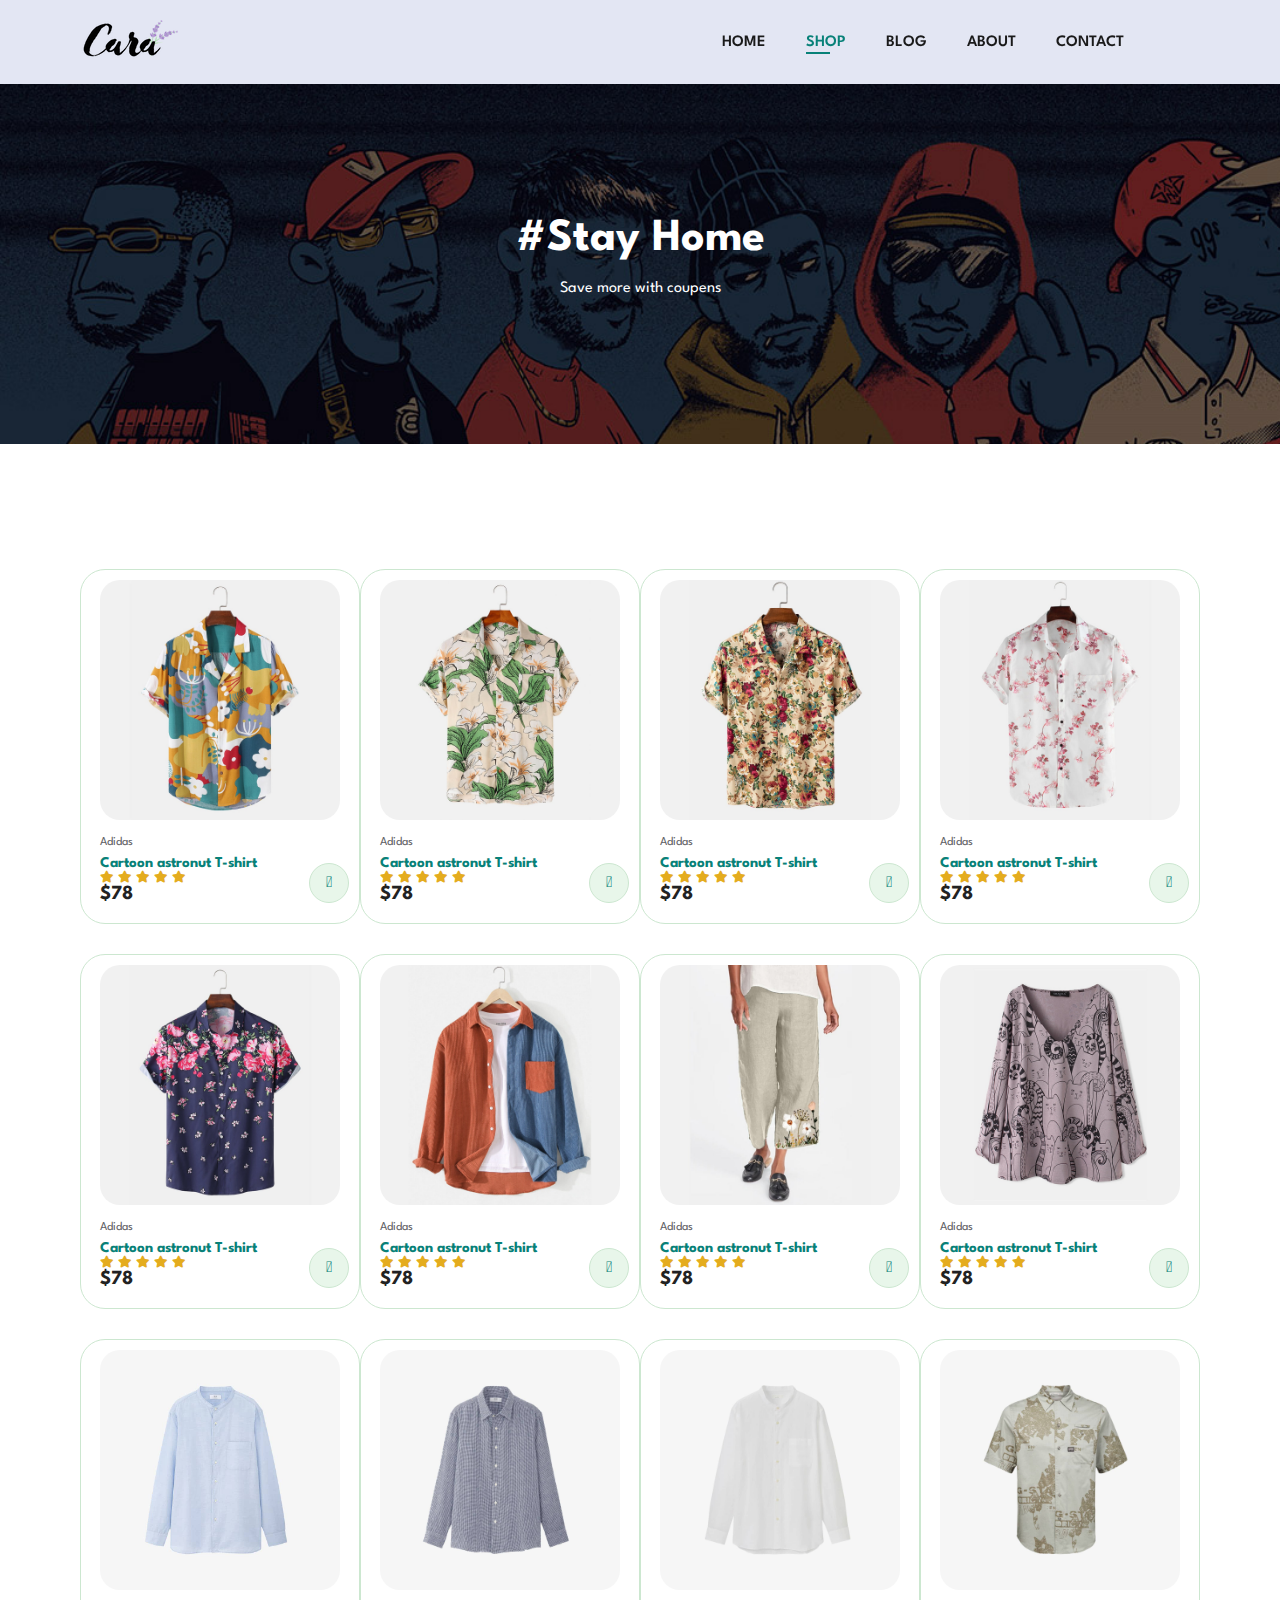
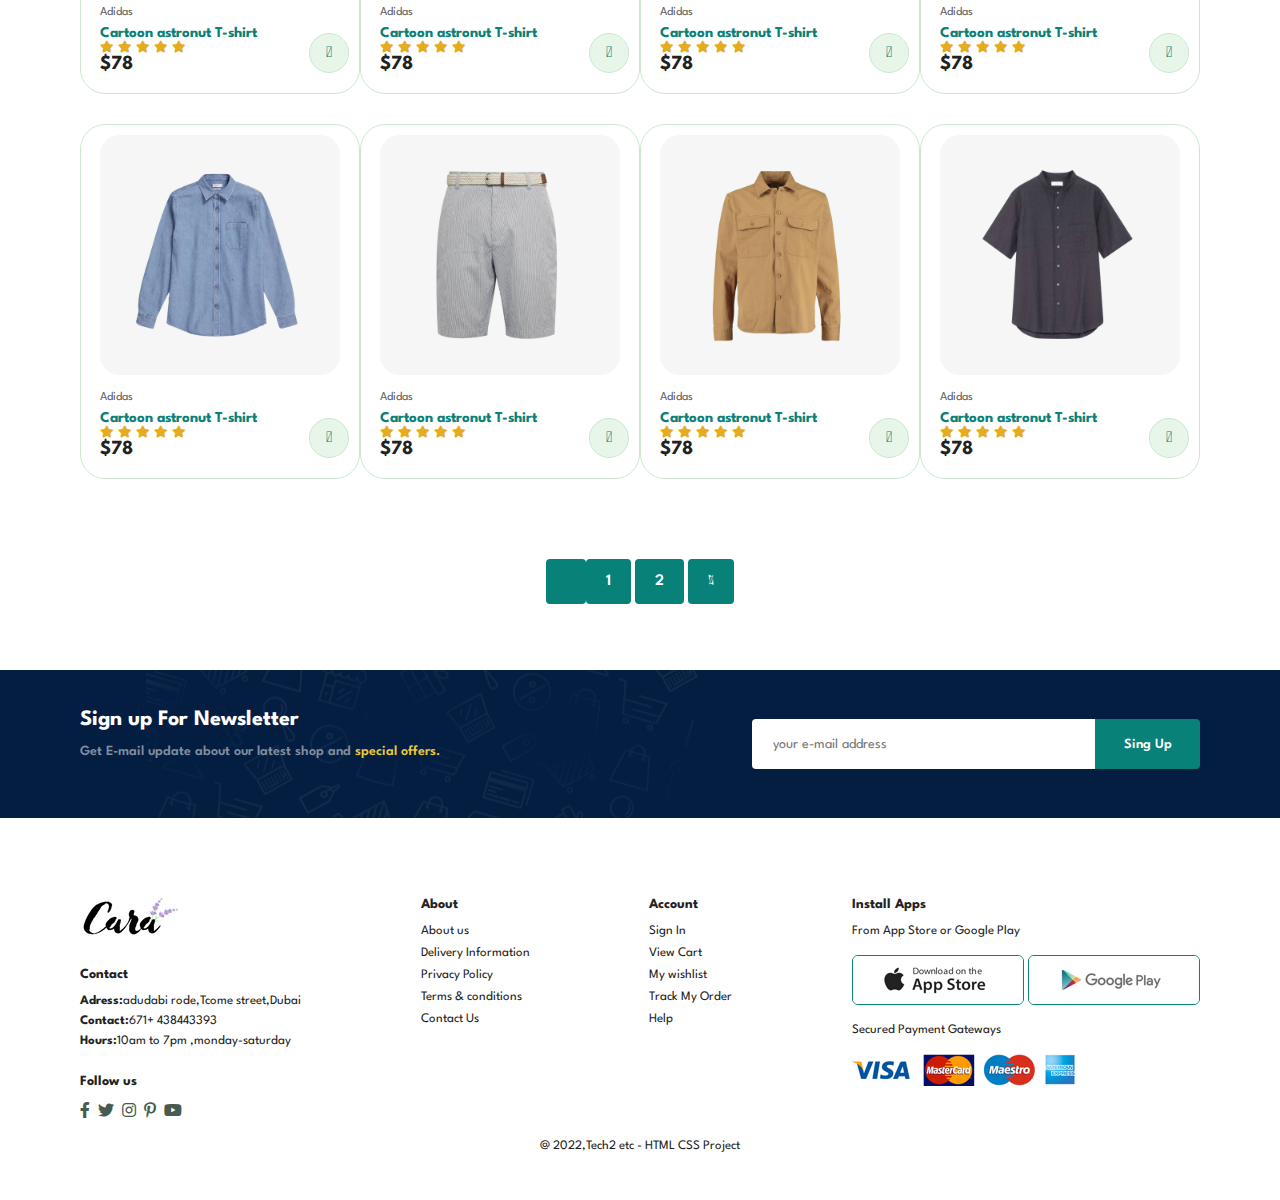
<file: SHOP.HTML>
<!DOCTYPE html>
<html lang="en">
<head>
    <meta charset="UTF-8">
    <meta http-equiv="X-UA-Compatible" content="IE=edge">
    <meta name="viewport" content="width=device-width, initial-scale=1.0">
    <title>Ecommerce</title>
    <link rel="stylesheet" href="https://pro.fontawesome.com/releases/v5.10.0/css/all.css"/>
    <link rel="stylesheet" href="/CSS/SHOP.CSS">
</head>
<body>
    

    <section id="header">
        <a href="#"><img src="/img/logo.png" id="logo" alt=""></a>
        <div>
            <ul id="navbar">
                <li><a href="INDEX.HTML">HOME</a></li>
                <li><a class="active" href="SHOP.HTML">SHOP</a></li>
                <li><a href="BLOG.HTML">BLOG</a></li>
                <li><a href="ABOUT.HTML">ABOUT</a></li>
                <li><a href="CONTACT.HTML">CONTACT</a></li>
                <li><a href="CART.HTML"><i class="far fa-shopping-bag"></i></a></li>
    
            </ul>
        </div>
        <div id="mobail">
            <a href="CART.HTML"><i class="far fa-shopping-bag"></i></a>
            <i id="bar" class="fas fa-outdent"></i>
            
        </div>    
        
            
    </section>

    <section id="shop_bg">
        
        <h2>#Stay Home</h2>
        
        <p>Save more with coupens</p>
        
        
    </section>

    <section id="product1" class="section-p1">
        <p>Summer collections </p>
        <div class="pro-container">
            <div class="pro" >
                <img  src="/img/products/f1.jpg">
                <div class="des">
                    <span>Adidas</span>
                    <h5>Cartoon astronut T-shirt</h5>
                    <div class="star">
                        <i class="fas fa-star"></i>
                        <i class="fas fa-star"></i>
                        <i class="fas fa-star"></i>
                        <i class="fas fa-star"></i>
                        <i class="fas fa-star"></i>
                    </div>
                    <h4 >$78</h4>
                </div>
                <a href="#"><i class="fal fa-shopping-cart cart"></i>
            </div>
    

            <div class="pro">
                <img  src="/img/products/f2.jpg">
                <div class="des">
                    <span>Adidas</span>
                    <h5>Cartoon astronut T-shirt</h5>
                    <div class="star">
                        <i class="fas fa-star"></i>
                        <i class="fas fa-star"></i>
                        <i class="fas fa-star"></i>
                        <i class="fas fa-star"></i>
                        <i class="fas fa-star"></i>
                    </div>
                    <h4>$78</h4>
                </div>
                <a href="#"><i class="fal fa-shopping-cart cart"></i>
            </div>

            <div class="pro">
                <img src="/img/products/f3.jpg">
                <div class="des">
                    <span>Adidas</span>
                    <h5>Cartoon astronut T-shirt</h5>
                    <div class="star">
                        <i class="fas fa-star"></i>
                        <i class="fas fa-star"></i>
                        <i class="fas fa-star"></i>
                        <i class="fas fa-star"></i>
                        <i class="fas fa-star"></i>
                    </div>
                    <h4>$78</h4>
                </div>
                <a href="#"><i class="fal fa-shopping-cart cart"></i>
            </div>
            <div class="pro">
                <img src="/img/products/f4.jpg">
                <div class="des">
                    <span>Adidas</span>
                    <h5>Cartoon astronut T-shirt</h5>
                    <div class="star">
                        <i class="fas fa-star"></i>
                        <i class="fas fa-star"></i>
                        <i class="fas fa-star"></i>
                        <i class="fas fa-star"></i>
                        <i class="fas fa-star"></i>
                    </div>
                    <h4>$78</h4>
                </div>
                <a href="#"><i class="fal fa-shopping-cart cart"></i>
            </div>
            <div class="pro">
                <img src="/img/products/f5.jpg">
                <div class="des">
                    <span>Adidas</span>
                    <h5>Cartoon astronut T-shirt</h5>
                    <div class="star">
                        <i class="fas fa-star"></i>
                        <i class="fas fa-star"></i>
                        <i class="fas fa-star"></i>
                        <i class="fas fa-star"></i>
                        <i class="fas fa-star"></i>
                    </div>
                    <h4>$78</h4>
                </div>
                <a href="#"><i class="fal fa-shopping-cart cart"></i>
            </div>
            <div class="pro">
                <img src="/img/products/f6.jpg">
                <div class="des">
                    <span>Adidas</span>
                    <h5>Cartoon astronut T-shirt</h5>
                    <div class="star">
                        <i class="fas fa-star"></i>
                        <i class="fas fa-star"></i>
                        <i class="fas fa-star"></i>
                        <i class="fas fa-star"></i>
                        <i class="fas fa-star"></i>
                    </div>
                    <h4>$78</h4>
                </div>
                <a href="#"><i class="fal fa-shopping-cart cart"></i>
            </div>
            <div class="pro">
                <img src="/img/products/f7.jpg">
                <div class="des">
                    <span>Adidas</span>
                    <h5>Cartoon astronut T-shirt</h5>
                    <div class="star">
                        <i class="fas fa-star"></i>
                        <i class="fas fa-star"></i>
                        <i class="fas fa-star"></i>
                        <i class="fas fa-star"></i>
                        <i class="fas fa-star"></i>
                    </div>
                    <h4>$78</h4>
                </div>
                <a href="#"><i class="fal fa-shopping-cart cart"></i>
            </div>
            <div class="pro">
                <img src="/img/products/f8.jpg">
                <div class="des">
                    <span>Adidas</span>
                    <h5>Cartoon astronut T-shirt</h5>
                    <div class="star">
                        <i class="fas fa-star"></i>
                        <i class="fas fa-star"></i>
                        <i class="fas fa-star"></i>
                        <i class="fas fa-star"></i>
                        <i class="fas fa-star"></i>
                    </div>
                    <h4>$78</h4>
                </div>
                <a href="#"><i class="fal fa-shopping-cart cart"></i>
            </div>
       
            
        
            <div class="pro">
                <img src="/img/products/n1.jpg">
                <div class="des">
                    <span>Adidas</span>
                    <h5>Cartoon astronut T-shirt</h5>
                    <div class="star">
                        <i class="fas fa-star"></i>
                        <i class="fas fa-star"></i>
                        <i class="fas fa-star"></i>
                        <i class="fas fa-star"></i>
                        <i class="fas fa-star"></i>
                    </div>
                    <h4>$78</h4>
                </div>
                <a href="#"><i class="fal fa-shopping-cart cart"></i>
            </div>
    

            <div class="pro">
                <img src="/img/products/n2.jpg">
                <div class="des">
                    <span>Adidas</span>
                    <h5>Cartoon astronut T-shirt</h5>
                    <div class="star">
                        <i class="fas fa-star"></i>
                        <i class="fas fa-star"></i>
                        <i class="fas fa-star"></i>
                        <i class="fas fa-star"></i>
                        <i class="fas fa-star"></i>
                    </div>
                    <h4>$78</h4>
                </div>
                <a href="#"><i class="fal fa-shopping-cart cart"></i>
            </div>

            <div class="pro">
                <img src="/img/products/n3.jpg">
                <div class="des">
                    <span>Adidas</span>
                    <h5>Cartoon astronut T-shirt</h5>
                    <div class="star">
                        <i class="fas fa-star"></i>
                        <i class="fas fa-star"></i>
                        <i class="fas fa-star"></i>
                        <i class="fas fa-star"></i>
                        <i class="fas fa-star"></i>
                    </div>
                    <h4>$78</h4>
                </div>
                <a href="#"><i class="fal fa-shopping-cart cart"></i>
            </div>
            <div class="pro">
                <img src="/img/products/n4.jpg">
                <div class="des">
                    <span>Adidas</span>
                    <h5>Cartoon astronut T-shirt</h5>
                    <div class="star">
                        <i class="fas fa-star"></i>
                        <i class="fas fa-star"></i>
                        <i class="fas fa-star"></i>
                        <i class="fas fa-star"></i>
                        <i class="fas fa-star"></i>
                    </div>
                    <h4>$78</h4>
                </div>
                <a href="#"><i class="fal fa-shopping-cart cart"></i>
            </div>
            <div class="pro">
                <img src="/img/products/n5.jpg">
                <div class="des">
                    <span>Adidas</span>
                    <h5>Cartoon astronut T-shirt</h5>
                    <div class="star">
                        <i class="fas fa-star"></i>
                        <i class="fas fa-star"></i>
                        <i class="fas fa-star"></i>
                        <i class="fas fa-star"></i>
                        <i class="fas fa-star"></i>
                    </div>
                    <h4>$78</h4>
                </div>
                <a href="#"><i class="fal fa-shopping-cart cart"></i>
            </div>
            <div class="pro">
                <img src="/img/products/n6.jpg">
                <div class="des">
                    <span>Adidas</span>
                    <h5>Cartoon astronut T-shirt</h5>
                    <div class="star">
                        <i class="fas fa-star"></i>
                        <i class="fas fa-star"></i>
                        <i class="fas fa-star"></i>
                        <i class="fas fa-star"></i>
                        <i class="fas fa-star"></i>
                    </div>
                    <h4>$78</h4>
                </div>
                <a href="#"><i class="fal fa-shopping-cart cart"></i>
            </div>
            <div class="pro">
                <img src="/img/products/n7.jpg">
                <div class="des">
                    <span>Adidas</span>
                    <h5>Cartoon astronut T-shirt</h5>
                    <div class="star">
                        <i class="fas fa-star"></i>
                        <i class="fas fa-star"></i>
                        <i class="fas fa-star"></i>
                        <i class="fas fa-star"></i>
                        <i class="fas fa-star"></i>
                    </div>
                    <h4>$78</h4>
                </div>
                <a href="#"><i class="fal fa-shopping-cart cart"></i>
            </div>
            <div class="pro">
                <img src="/img/products/n8.jpg">
                <div class="des">
                    <span>Adidas</span>
                    <h5>Cartoon astronut T-shirt</h5>
                    <div class="star">
                        <i class="fas fa-star"></i>
                        <i class="fas fa-star"></i>
                        <i class="fas fa-star"></i>
                        <i class="fas fa-star"></i>
                        <i class="fas fa-star"></i>
                    </div>
                    <h4>$78</h4>
                </div>
                <a href="#"><i class="fal fa-shopping-cart cart"></i>
            </div>
       
            
        </div>
    </section>

    <section id="pagination" class="section-p1">
        <a href="#">1</a>
        <a href="#">2</a>
        <a href="#"><i class="fal fa-long-arrow-alt-right"></i></a>
    </section>

    <section id="news" class="section-p1 section-m1">
        <div id="news-text">
            <h4>Sign up For Newsletter</h4>
            <p>Get E-mail update about our latest shop and <span>special offers.</span></p>
        </div>
        <div class="form">
            <input type="text" placeholder="your e-mail address">
            <button class="normal">Sing Up</button>
        </div>
    </section>

    <footer class="section-p1">
        <div class="col">
            <img class="logo" src="/img/logo.png">
            <h4>Contact</h4>
            <p><strong>Adress:</strong>adudabi rode,Tcome street,Dubai</p>
            <p><strong>Contact:</strong>671+ 438443393</p>
            <p><strong>Hours:</strong>10am to 7pm ,monday-saturday</p>
            <div class="follow">
                <h4>Follow us</h4>
                <div class="icon">
                    <i class="fab fa-facebook-f"></i>
                    <i class="fab fa-twitter"></i>
                    <i class="fab fa-instagram"></i>
                    <i class="fab fa-pinterest-p"></i>
                    <i class="fab fa-youtube"></i>

                </div>
            </div>
       </div>
                <div class="col">
                    <h4>About</h4>
                    <a href="#">About us</a>
                    <a href="#">Delivery Information</a>
                    <a href="#">Privacy Policy</a>
                    <a href="#">Terms & conditions</a>
                    <a href="#">Contact Us</a>
                </div>
                <div class="col">
                    <h4>Account</h4>
                    <a href="#">Sign In</a>
                    <a href="#">View Cart</a>
                    <a href="#">My wishlist</a>
                    <a href="#">Track My Order</a>
                    <a href="#">Help</a>
                </div>
                <div class="col apps">
                    <h4>Install Apps</h4>
                    <p>From App Store or Google Play</p>
                    <div class="row">
                        <img src="/img/pay/app.jpg" alt="">
                        <img src="/img/pay/play.jpg">
                    </div>
                    <p>Secured Payment Gateways</p>
                    <img src="/img/pay/pay.png">

                </div>
                 <div class="copyright">
                     <p>@ 2022,Tech2 etc - HTML CSS Project</p>
                 </div>
    </footer>












    <script src="/JS/SHOP.JS"></script>
</body>
</html>
</file>
<file: CSS/SHOP.CSS>
@import url('https://fonts.googleapis.com/css2?family=Spartan:wght@100;200;300;400;500;600;700;800;900&display=swap');
*{
    margin: 0;
    padding: 0;
    box-sizing: border-box;
    font-family: 'Spartan',sans-serif;
    text-decoration: none;
    
    
}

h1{
    font-size: 50px;
    line-height: 64px;
    color: #222;
}

h2{
    font-size: 46px;
    line-height: 54px;
    color: #222;
}

h6{
    font-weight: 700;
    font-size: 12px;
}
h4{
    font-size: 20px;
    color: #222 ;
}

p{
    font-size: 16px;
    color: #465b52;
    margin: 15px 0 20px 0;
}

button.normal{
    font-size: 14px;
    font-weight: 600;
    padding: 15px 30px;
    color: #000;
    background-color: #fff;
    border-radius: 4px;
    border: none;
    cursor: pointer;
    outline: none;
    transition: 0.2s;
}


button.transperent{
    font-size: 13px;
    font-weight: 600;
    padding: 11px 18px;
    color: #fff;
    background-color:transparent;
    border: 1px solid #fff;
    cursor: pointer;
    outline: none;
    transition: 0.2s;
}

.section-m1{
    margin: 40px 0;
}
.section-p1{
    padding: 40px 80px;
}

body{
    width: 100;
}

/*header start */

#header{
    align-items: center;
    display: flex;
    justify-content: space-between;
    padding: 20px 80px;
    background: #e3e6f3;
    box-shadow: 0 5px 15px rgba(0,0,0,0.06);
    z-index: 999;
    position: sticky;
    top: 0;
    left: 0;

}
#navbar{
    display: flex;
    align-items: center;
    justify-content: center; 
}

#navbar li{
    list-style: none;
    padding: 0 20px;
    position: relative;
}

#navbar li a{
    text-decoration: none;
    font-size:16px;
    font-weight: 600;
    color:#1a1a1a;
    transition: 0.3s ease;
}
#navbar li a:hover,
#navbar li a.active{
    color: #088178;
      
}

#navbar li a.active::after,
#navbar li a:hover::after{
    content: "";
    width: 30%;
    height: 2px;
    background: #088178;
    position: absolute;
    bottom: -4px;
    left: 20px;
    cursor: pointer;
    
}

.cart{
    width: 40px;
    height: 40px;
    background-color: #c9cbce;
    font-weight: 500;
    color: #088178;
    border: 1px;
    border-radius: 50px;
}

#mobail{
    display: none;
    align-items: center;
}

/* Home PAGE */
#hom_bg{
    background-image: url(/img/hero4.png);
    background-size: cover;
    height: 90vh;
    width: 100%;
    background-position: top 25% right 20;
    padding: 0 80px;
    justify-content: center;
    display: flex;
    flex-direction: column;
    align-items: flex-start;

}

#hom_bg h4{
    padding-bottom: 15px;

}
#hom_bg h1{
    color: #088178;
}
#hom_bg button{
    background-image:url("/img/button.png");
    background-color: transparent;
    color: #088178;
    border: 0;
    padding: 14px 80px 14px 65px;
    font-weight: 700;
    font-size: 15px;
    cursor: pointer;
    background-repeat: no-repeat;
}

#feture{
    display: flex;
    align-items: center;
    justify-content: space-between;
    flex-wrap: wrap;
}

#feture .fd-box{
    width: 180px;
    text-align: center;
    padding: 25px 15px;
    box-shadow: 20px 20px 34px rgba(0, 0, 0, 0.05) ;
    border: 1px solid #cce7d0;
    border-radius: 4px;
    margin: 15px 0;

}
#feture .fd-box:hover{
    box-shadow: 10px 10px 54px rgba(0, 0, 0, 0.04) ;


}
#feture .fd-box h6{
    background-color: #fddde4;
    padding: 9px 8px 6px 8px;
    border-radius: 4px;
    color:#088178;
    line-height: 1;
    display: inline-block;
}
#feture .fd-box:nth-child(2) h6 {
    background-color: #b6c778;
}
#feture .fd-box:nth-child(3) h6 {
    background-color: #cdebbc;
}
#feture .fd-box:nth-child(4) h6 {
    background-color: #e6e8ec;
}
#feture .fd-box:nth-child(5) h6 {
    background-color: #e9e6e1;
}
#feture .fd-box:nth-child(6) h6 {
    background-color: #b1a5b1;
}

#feture .fd-box img{
    width: 100%;
    margin-bottom: 10px;

}

#product1{

    text-align: center;

}
#product1 .pro-container {
    display: flex;
    padding-top: 20px;
    flex-wrap: wrap;
    justify-content: space-between;

    
    
}




#product1 .pro{
    width: 25%;
    min-width: 250px;
    padding: 10px 19px;
    border: 1px solid #cce7d0;
    border-radius: 25px;
    cursor: pointer;
    box-shadow: 20px 20px 30px rgba(0,0.,0,0.04);
    margin: 15px 0;
    transition: 0.2s ease;
    position: relative;
    
    
}
#product1 .pro:hover{
    box-shadow: 20px 20px 30px rgba(0,0,0,0.07);


}
#product1 .pro img{
    width: 100%;
    border-radius: 20px;
}
#product1 .pro .des{
    text-align: start;
    padding: 10px 0;
}
#product1 .pro .des span{
    color: #606063;
    font-size:12px;
}
#product1 .pro .des h5{
    padding-top: 7px;
    color: #1a1a1a;
    font-size:14px;
}
#product1 .pro .des i{
    font-size: 12px;
    color: rgb(228, 172, 30);
    
}
#product1 .pro .des h5{
    padding-top: 7px;
    font-size: 15px;
    font-weight: 700;
    color:#088178;
}
#product1 .pro .cart{
    width: 40px;
    height: 40px;
    line-height: 40px;
    border-radius: 50px;
    background-color: #e8f6ea;
    font-weight: 500;
    color: #088178;
    border: 1px solid #cce7d0;
    position: absolute;
    bottom: 20px;
    right: 10px;
}

#banner{
    display: flex;
    flex-direction: column;
    justify-content: center;
    text-align: center;
    align-items: center;
    background-image: url("/img/banner/b2.jpg");
    width: 100%;
    height: 47vh;
    background-position: center;
    background-size: cover;

}

#banner h4{
    color: #fff;
    font-size: 16px;
}

#banner h2{
    color: #fff;
    font-size: 30px;
    padding: 10px 0;
}

#banner h2 span{
    color: rgb(214, 41, 41);
    
}
#banner button:hover{
    background-color: #088178;
    color: #fff;
}

#sm-banner{
    display: flex;
    justify-content: space-between;
    flex-wrap: wrap;

}

#sm-banner .banner-box{
    display: flex;
    flex-direction: column;
    justify-content: center;
    align-items:flex-start;
    background-image: url("/img/banner/b17.jpg");
    min-width: 580px;
    height: 50vh;
    background-position: center;
    background-size: cover;
    padding: 30px;
}
#sm-banner .box-2{

    background-image: url("/img/banner/b10.jpg");

}

#sm-banner h4{
    color: #fff;
    font-size: 20px;
    font-weight: 300;
}

#sm-banner h2{
    color: #fff;
    font-size: 28px;
    font-weight: 800;
}

#sm-banner span{
    color: #fff;
    font-size: 13px;
    font-weight: 500;
    padding-bottom: 15px;
}

#sm-banner .banner-box:hover button{
    background-color: #088178;
    border-color: #088178 ;
}

#banner-3{
    display: flex;
    justify-content: space-between;
    padding: 0 80px;
    flex-wrap: wrap;
}

#banner-3 .banner-box{
    display: flex;
    flex-direction: column;
    justify-content: center;
    align-items:flex-start;
    background-image: url("/img/banner/b7.jpg");
    min-width: 30%;
    height: 30vh;
    background-position: center;
    background-size: cover;
    padding: 20px;
    margin-bottom: 20px;
    

}

#banner-3 .box-3-2{
    background-image: url(/img/banner/b4.jpg);

}

#banner-3 .box-3-3{
    background-image: url(/img/banner/b18.jpg);

}

#banner-3 h2{
    color: #fff;
    font-size: 22px;
    font-weight: 900;
}
#banner-3 h3{
    color: #fff;
    font-size: 15px;
    font-weight: 800;
}

#news .form{
    display: flex;
    width: 40%;
}

#news{
    display: flex;
    justify-content: space-between;
    flex-wrap: wrap;
    align-items: center;
    background-image: url("/img/banner/b14.png");
    background-repeat: no-repeat;
    background-position: 20% 30%;
    background-color: #041e42;
}

#news h4{
    font-size: 22px;
    font-weight: 700;
    color: #fff;
}

#news p{
    font-size: 14px;
    font-weight: 600;
    color: #818ea0;
}


#news p span{
    
    color: rgb(233, 201, 58);
}


#news input{
    height: 3.125rem;
    padding: 0 1.25rem;
    font-size: 14px;
    width: 100%;
    border: 1px solid transparent;
    border-radius: 4px;
    outline: none;
    border-top-right-radius: 0;
    border-bottom-right-radius: 0;

}


#news button{
    
    background-color: #088178;
    color: #fff;
    height: 50px;
    padding: 10px;
    width: 30%;
    border-top-left-radius: 0;
    border-bottom-left-radius: 0;
}

footer {
    display: flex;
    flex-wrap: wrap;
    justify-content: space-between;

}
footer .col {
    display: flex;
    flex-direction: column;
    align-items: flex-start;
    margin-bottom: 20px;
}

footer .logo{
    margin-bottom: 30px;

}

footer h4{
    padding-bottom: 14px;
    font-size: 14px;

}

footer p{
    margin: 0 0 8px 0;
    font-size: 13px;
    color: #222;

}
footer h5{
    margin: 0 0 8px 0;
    font-size: 13px;
    color: #222;
    font-family: 'Spartan',sans-serif;

}
footer a{
    font-size: 13px;
    color: #222;
    margin-bottom: 10px;
}

footer .follow{
    margin-top: 20px;
}

footer .follow i{
    color: #465b52;
    padding-right: 4px;
    cursor: pointer;
}

footer .apps .row img{
    border: 1px solid #088178;
    border-radius:6px;
}

footer .apps img{
    margin: 10px 0 15px 0;
}
footer .follow i:hover,
footer a:hover{
    color: #088178;
}

footer .copyright{
    text-align: center;
    width: 100%;
}

/*media quari */

@media (max-width:799px){
    #navbar {
        display: flex;
        flex-direction: column;
        align-items: flex-start;
        justify-content: flex-start;
        position: fixed;
        top: 0;
        right: -300px;
        height: 100vh;
        width: 400px;
        background-color: #e3e6f3;
        box-shadow: 040px 60px rgba(0,0,0,0.1);
        padding: 80px 0 0 10px;
    }
    #navbar li{
        margin-bottom: 25px;
    }

    #navbar.active{
        right:0px; 
    }
    #mobail{
        display: flex;
        align-items: center;
    }
    #mobail i{
        color: #1a1a1a;
        font-size: 24px;
        padding-left: 20px;
    }
}

/* shop page */

#shop_bg{
    background-image: url("/img/banner/b1.jpg");
    width: 100%;
    height: 40vh;
    display: flex;
    justify-content: center;
    text-align: center;
    flex-direction: column;
    background-size: cover;
    
    
}
#product1 .pro{
    
    
}
#shop_bg h2,p{
    color: #fff;

}

#pagination{
    text-align: center;
}
#pagination a{
    text-decoration: none;
    background-color: #088178;
    padding: 15px 20px;
    border-radius: 4px;
    color: #fff;
    font-weight: 600;
}
 #pagination a i{
     font-size: 16px;
     font-weight: 600;
 }

 /*single_product view*/

 #pro-details .pro-image{
     width: 40%;
     margin-right: 50px;
     
 }

 .small-image-grp{
     display: flex;
     justify-content: space-between;

 }
 .small-img-col{
     flex-basis: 24%;
     cursor: pointer;

 }
 #pro-details{
    display: flex;
    margin-top: 20px;
 }
 
 #pro-details .single-pro-details{
   width: 50%;
   padding-top: 30px;
 }

 #pro-details .single-pro-details  h4{
     padding: 40px 0 20px 0 ;
 }

 #pro-details .single-pro-details h2{
     font-size: 26px;
 }
 #pro-details .single-pro-details select{
     display: block;
     padding: 5px 10px;
     margin-bottom: 10px;
 }
 #pro-details .single-pro-details input{
     width: 50px;
     height: 47px;
     padding-left: 10px;
     font-size: 16px;
     margin-right: 10px;
 }

 #pro-details .single-pro-details button{
     background-color: #088178;
     color: #cce7d0;
 }

 #pro-details .single-pro-details span{
     line-height: 25px;
 }
 #pro-details .single-pro-details input:focus{
     border: none;
 }

 /* BLOG */

 #shop_bg.blog-header{
     background-image: url(/img/banner/b19.jpg);
 }
 #blog{
     padding: 150PX 150PX 0 150PX;
 }
 .blog-box p{
    font-size: 16px;
    color: #465b52;
    margin: 15px 0 20px 0;
 }

 #blog .blog-box{
     display: flex;
     align-items: center;
     width: 100%;
     position: relative;
     padding-bottom: 90px;
 }

 #blog .blog-img{
     width: 100%;
     margin-right:40px ;
     
 }

 #blog img{
     width: 140%;
     height: 300px;
     object-fit: cover;

 }

 #blog .blog-text{
     width: 50%;
     margin-left: 160px;
     
 }

 #blog .blog-text a{
     font-size: 11px;
     color: #000;
     font-weight: 700;
     padding-top: 30px;


 }
 #blog .blog-text a:hover{
     color: #088178;
     transition: 0.3s;
 }

 #blog .blog-box h1{
     position: absolute;
     top: -40px;
     left: 0;
     font-size: 70px;
     font-weight: 700;
     color: #c9cbce;
     z-index:-9
     
 }

 /* ABOUT */

 #shop_bg.about-header{
     background-image: url(/img/about/banner.png);
 }

 #about-head img{
     width: 50%;
     height: auto;
 }
 #about-head p{
    font-size: 16px;
    color: #465b52;
    margin: 15px 0 20px 0;
 }

 #about-head{
     display: flex;
     align-items: center;
 }

 #about-head div{
     padding-left: 40px;
 }

 #about-app{
     text-align: center;
 }

 #about-app .vedio{
     width: 70%;
     height: 100%;
     margin: 30px auto 0 auto ;
 }

 #about-app .vedio video{

    width: 100%;
    height: 100%;
    border-radius: 20px;
 }

 /* CONTACT */
 #contact-details{
     display: flex;
     align-items: center;
     justify-content: space-between;
 }

 #contact-details .details{
     width: 40%;
 }

 #contact-details .details h6{
     font-size: 12px;
 }

 #contact-details .details h2,
 #form-details form h2{
     font-size: 26px;
     line-height: 30px;
     padding: 20px 0;

 }

 #contact-details .details h3{
     font-size: 16px;
     padding-bottom: 20px;
 }

 #contact-details .details li{
     padding: 10px 0;
     list-style: none;
     display: flex;
 }

 #contact-details .details li i{
     font-size: 14px;
     padding-right: 22px ;
 }

 #contact-details .map{
     width: 55%;
     height: 400px;

 }

 
 #contact-details .map frame{
     width: 100%;
     height: 100%;
 }

#form-details form{
    width: 65%;
    display: flex;
    flex-direction: column;
    align-items: flex-start;
}

#form-details form input,
#form-details form textarea{
    width: 100%;
    padding: 12px 15px;
    outline: none;
    margin-bottom: 20px;
    border: 1px solid #e1e1e1;
}
#form-details form button{
    background-color: #088178;
    color: #cce7d0;
}


#form-details .people div{
    padding-bottom: 25px;
    display: flex;
    align-items: flex-start;
}

#form-details .people div img{
   width: 65px;
   height: 65px;
   margin-right: 15px;
   object-fit: cover;

}

#form-details {
    display: flex;
    justify-content: space-between;
    margin: 30px;
    padding: 80px;
    border: 1px solid #e1e1e1;

}


/*  CART */

#cart table{
    table-layout: fixed;
    width: 100%;
    border-collapse: collapse;
    table-layout: fixed;
    white-space: nowrap;
}

#cart table img{
    width: 70px;
}

#cart table td:nth-child(1){
     width: 100;
     text-align: center;
}

#cart table td:nth-child(2){
    width: 150;
    text-align: center;
}
#cart table td:nth-child(3){
    width: 250;
    text-align: center;
}
#cart table td:nth-child(4),
#cart table td:nth-child(5),
#cart table td:nth-child(6){
    width: 150;
    text-align: center;
}

#cart table td:nth-child(5) input{
    width: 70px;
    padding:10px 5px 10px 15px ;
}

#cart table thead{
    border: 1px solid #e2e9e2;
    border-left: none;
    border-right: none;
}
#cart table thead td{
    padding: 18px 0;
    text-transform: uppercase;
    font-size: 13px ;
    font-weight: 700;
}

#cart table tbody tr td{
    padding-top: 15px;
}

#cart table tbody td{
    font-size: 13px;
}

#add-cart {
    display: flex;
    flex-wrap: wrap;
    justify-content: space-between;
}

#coupen{
    width: 50%;
    margin-bottom: 30px;
}
#coupen h3{
    padding-bottom: 15x;
}
#subtotal h3{
    padding-bottom: 20px;
}
#coupen input{
    margin-top: 10px;
    padding: 10px 20px;
    outline: none;
    width: 60%;
    margin-right: 10px;
    border: 1px solid #e2e9e2;

}

#coupen button{
    background-color: #088178;
    color: #fff;
    padding: 10px 20px;
}
#subtotal{
    width: 50%;
    margin-bottom: 30px;
    border: 1px solid #e2e9e2;
    padding: 30px;
}

#subtotal table{
    border-collapse: collapse;
    width: 100%;
    margin-bottom: 20px;

}#subtotal table td{
    width: 50%;
    padding: 10px;
    font-size: 13px;
    border: 1px solid #e2e9e1;
}

#subtotal button{
    background-color: #088178;
    color: #fff;
}
</file>
